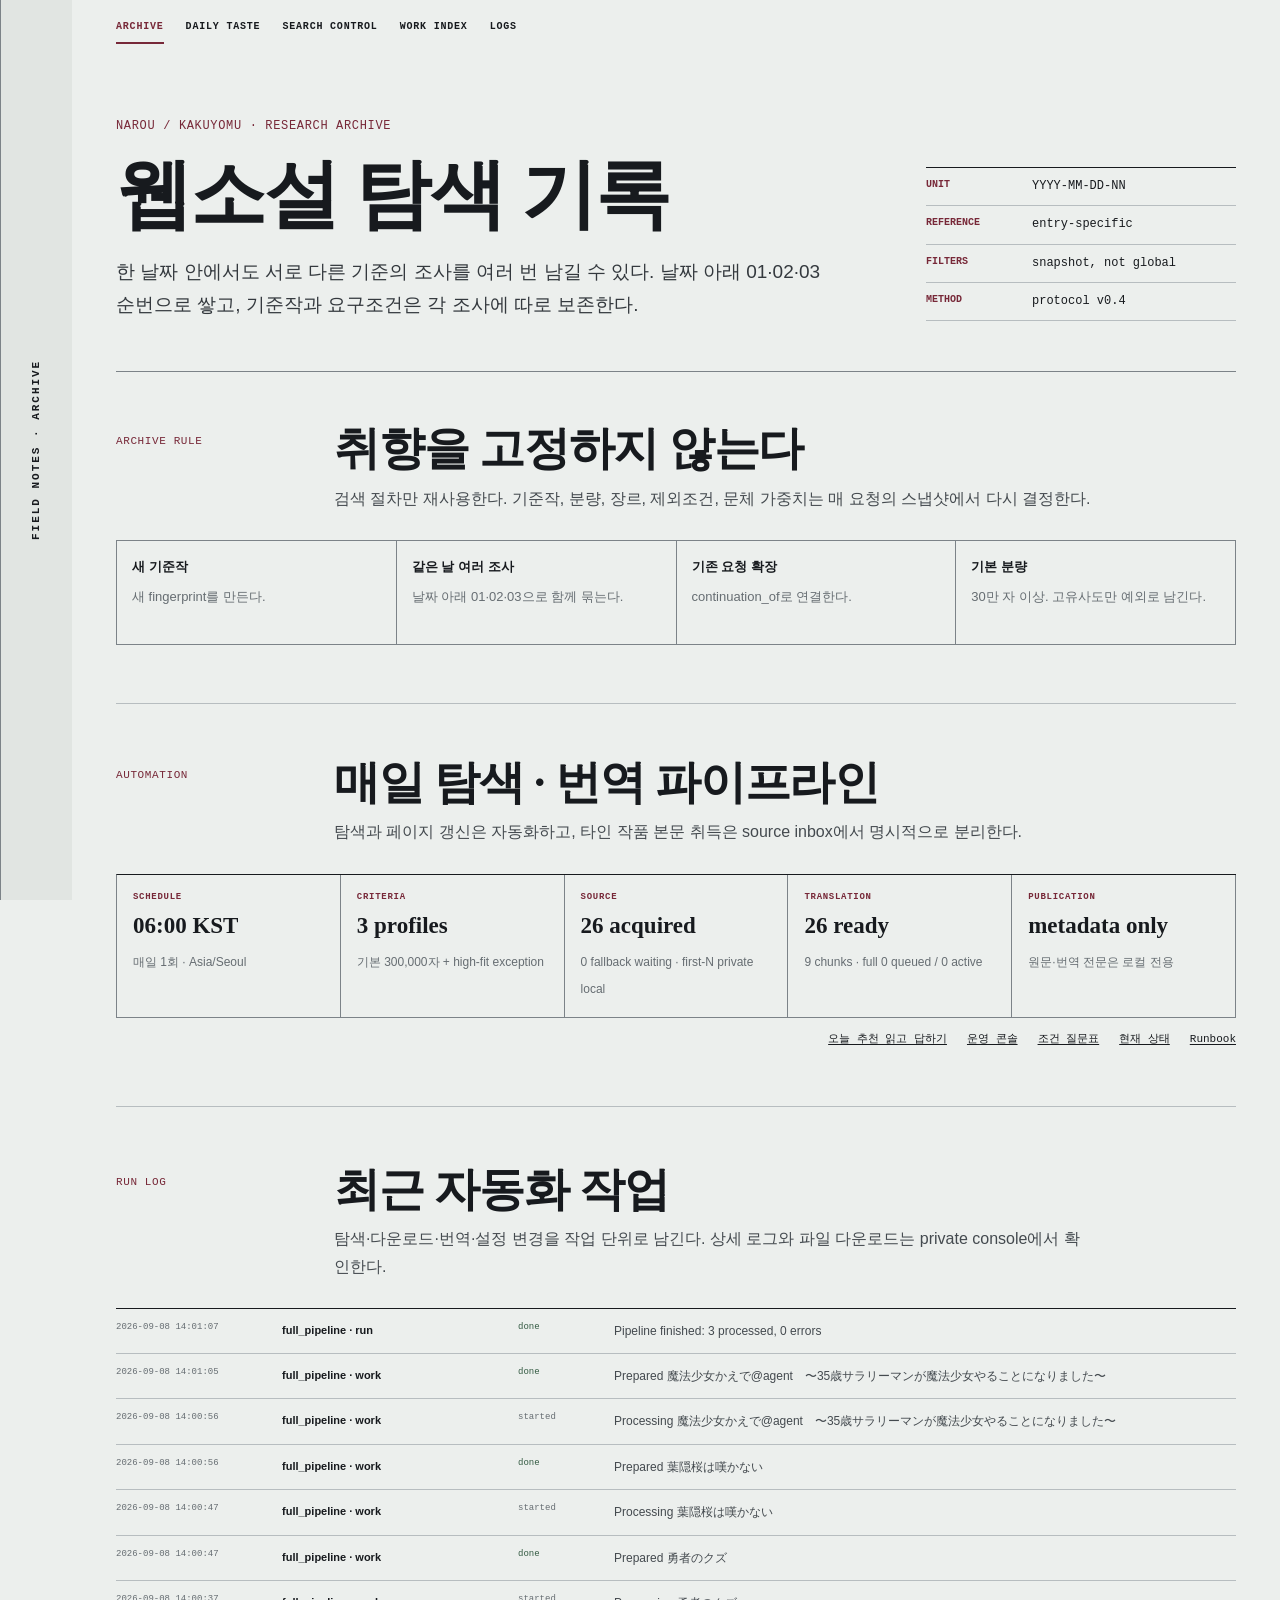
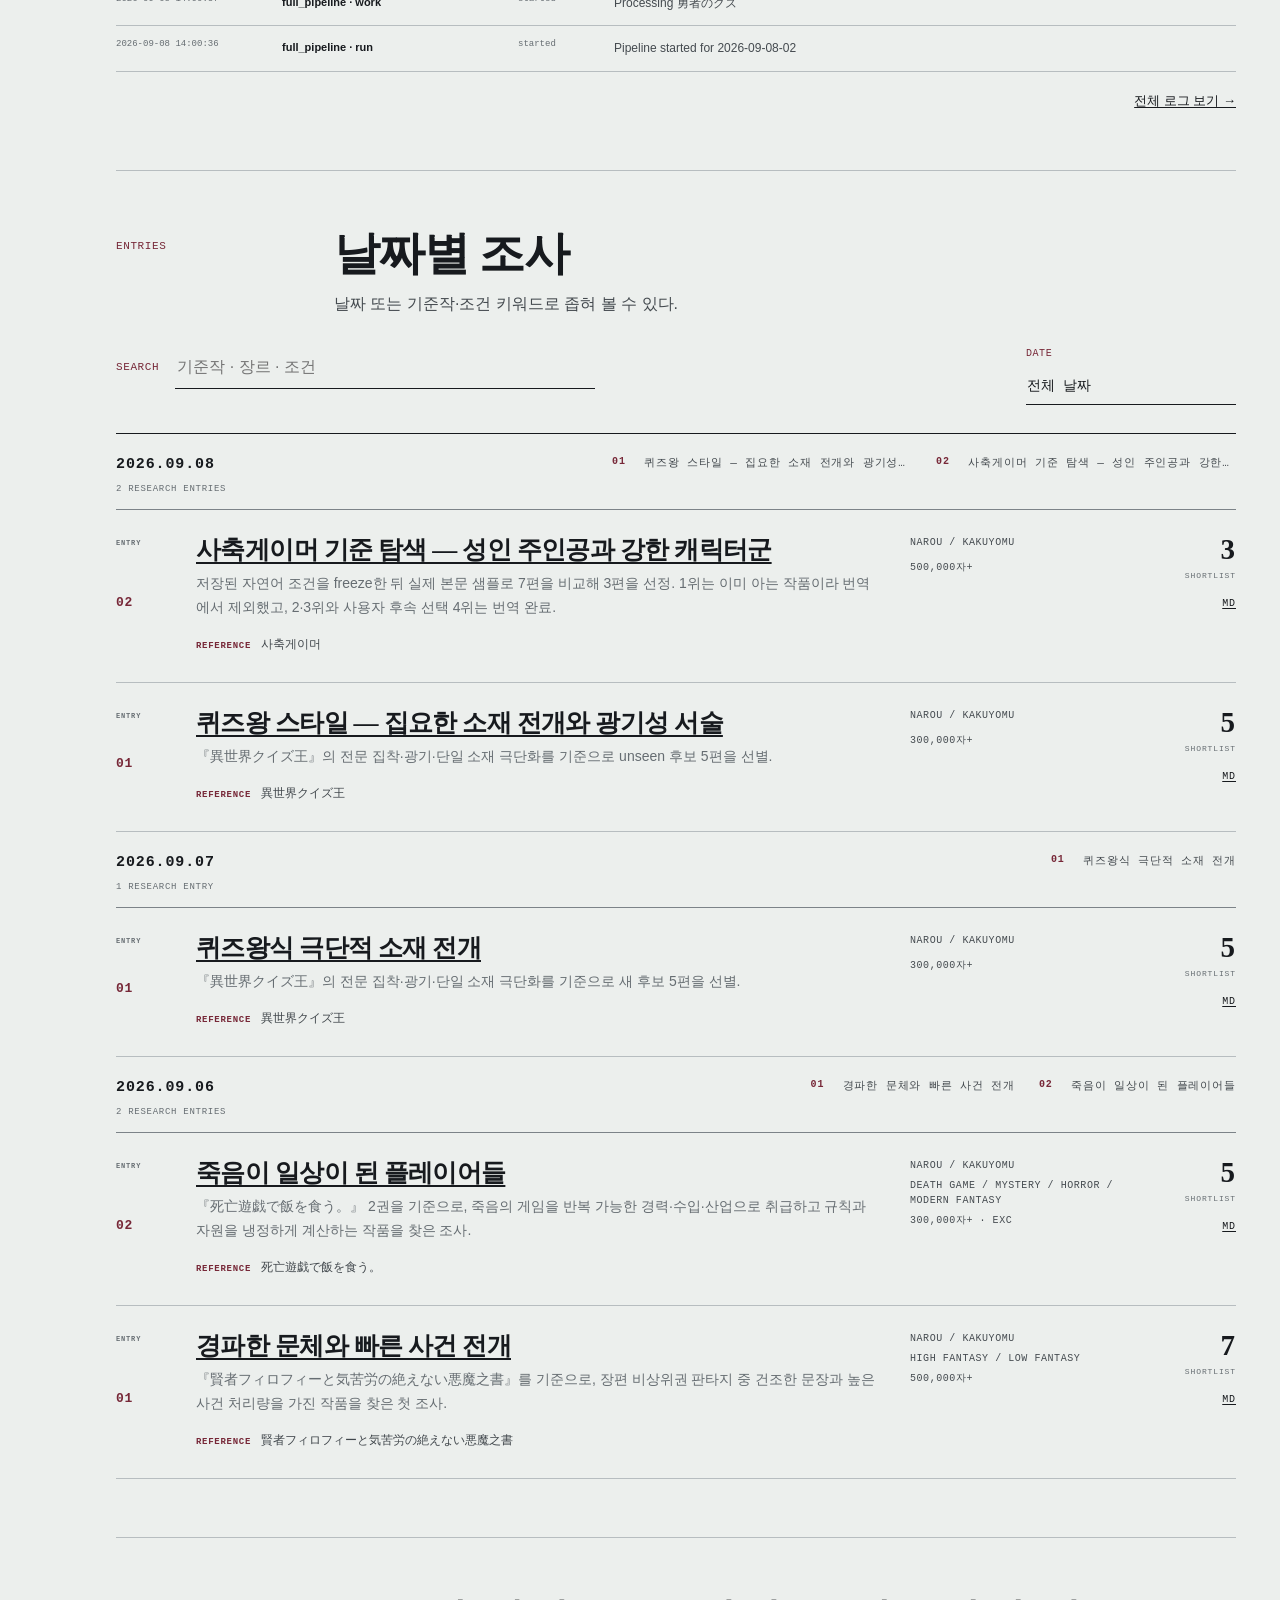
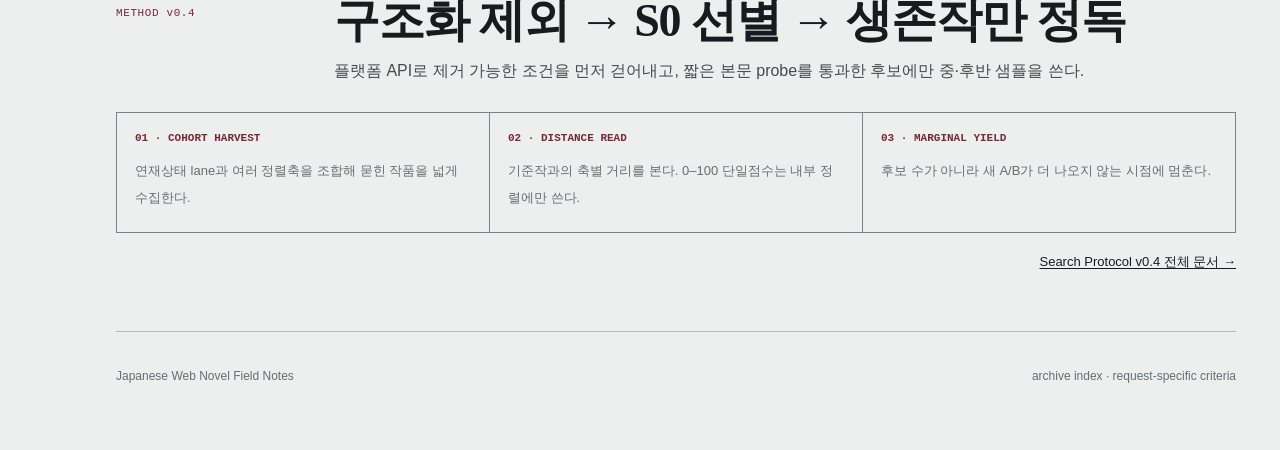
<file: index.html>
<!doctype html>
<html lang="ko">
<head>
  <meta charset="utf-8">
  <meta name="viewport" content="width=device-width,initial-scale=1">
  <meta name="description" content="나로우·카쿠요무 작품 탐색을 날짜·기준작·요구조건별로 보존하는 리서치 아카이브">
  <title>Japanese Web Novel Field Notes — Archive</title>
  <link rel="stylesheet" href="styles.css">
</head>
<body class="archive-page">
  <aside class="rail">FIELD NOTES · ARCHIVE</aside>
  <main>
    <nav class="wrap top-tabs" aria-label="fieldnotes navigation">
      <a class="active" href="index.html">ARCHIVE</a>
      <a href="taste.html">DAILY TASTE</a>
      <a href="console.html#profiles">SEARCH CONTROL</a>
      <a href="console.html#works">WORK INDEX</a>
      <a href="console.html#logs">LOGS</a>
    </nav>
    <header class="archive-hero wrap">
      <p class="kicker">NAROU / KAKUYOMU · RESEARCH ARCHIVE</p>
      <div class="archive-hero-grid">
        <div>
          <h1>웹소설 탐색 기록</h1>
          <p class="deck">한 날짜 안에서도 서로 다른 기준의 조사를 여러 번 남길 수 있다. 날짜 아래 01·02·03 순번으로 쌓고, 기준작과 요구조건은 각 조사에 따로 보존한다.</p>
        </div>
        <dl class="archive-principle">
          <div><dt>UNIT</dt><dd>YYYY-MM-DD-NN</dd></div>
          <div><dt>REFERENCE</dt><dd>entry-specific</dd></div>
          <div><dt>FILTERS</dt><dd>snapshot, not global</dd></div>
          <div><dt>METHOD</dt><dd>protocol v0.4</dd></div>
        </dl>
      </div>
    </header>

    <section class="wrap archive-intro">
      <header class="section-head">
        <span>ARCHIVE RULE</span>
        <div>
          <h2>취향을 고정하지 않는다</h2>
          <p>검색 절차만 재사용한다. 기준작, 분량, 장르, 제외조건, 문체 가중치는 매 요청의 스냅샷에서 다시 결정한다.</p>
        </div>
      </header>
      <div class="archive-facts">
        <div><b>새 기준작</b><span>새 fingerprint를 만든다.</span></div>
        <div><b>같은 날 여러 조사</b><span>날짜 아래 01·02·03으로 함께 묶는다.</span></div>
        <div><b>기존 요청 확장</b><span>continuation_of로 연결한다.</span></div>
        <div><b>기본 분량</b><span>30만 자 이상. 고유사도만 예외로 남긴다.</span></div>
      </div>
    </section>

    <section class="wrap automation-panel" id="automation-status-section">
      <header class="section-head">
        <span>AUTOMATION</span>
        <div>
          <h2>매일 탐색 · 번역 파이프라인</h2>
          <p>탐색과 페이지 갱신은 자동화하고, 타인 작품 본문 취득은 source inbox에서 명시적으로 분리한다.</p>
        </div>
      </header>
      <div id="automation-status" class="automation-status" aria-live="polite">
        <div class="archive-state">자동화 상태를 불러오는 중.</div>
      </div>
      <div class="automation-links">
        <a href="taste.html">오늘 추천 읽고 답하기</a>
        <a href="console.html">운영 콘솔</a>
        <a href="docs/automation-questionnaire.md">조건 질문표</a>
        <a href="docs/current-status.md">현재 상태</a>
        <a href="docs/automation-runbook.md">Runbook</a>
      </div>
    </section>

    <section class="wrap" id="automation-log-section">
      <header class="section-head">
        <span>RUN LOG</span>
        <div>
          <h2>최근 자동화 작업</h2>
          <p>탐색·다운로드·번역·설정 변경을 작업 단위로 남긴다. 상세 로그와 파일 다운로드는 private console에서 확인한다.</p>
        </div>
      </header>
      <div id="automation-log-list" class="log-list"><div class="archive-state">로그를 불러오는 중.</div></div>
      <p class="protocol-link"><a href="console.html#logs">전체 로그 보기 →</a></p>
    </section>

    <section class="wrap" id="research-archive">
      <header class="section-head">
        <span>ENTRIES</span>
        <div>
          <h2>날짜별 조사</h2>
          <p>날짜 또는 기준작·조건 키워드로 좁혀 볼 수 있다.</p>
        </div>
      </header>

      <div class="archive-toolbar" aria-label="archive filters">
        <label class="search archive-search">
          <span>SEARCH</span>
          <input id="archive-filter" type="search" placeholder="기준작 · 장르 · 조건">
        </label>
        <label class="date-filter">
          <span>DATE</span>
          <select id="date-filter"><option value="">전체 날짜</option></select>
        </label>
      </div>

      <div id="archive" class="archive-list" aria-live="polite">
        <div class="archive-state">조사 인덱스를 불러오는 중.</div>
      </div>
    </section>

    <section class="wrap protocol-preview">
      <header class="section-head">
        <span>METHOD v0.4</span>
        <div>
          <h2>구조화 제외 → S0 선별 → 생존작만 정독</h2>
          <p>플랫폼 API로 제거 가능한 조건을 먼저 걷어내고, 짧은 본문 probe를 통과한 후보에만 중·후반 샘플을 쓴다.</p>
        </div>
      </header>
      <div class="protocol-strip">
        <div><b>01 · cohort harvest</b><span>연재상태 lane과 여러 정렬축을 조합해 묻힌 작품을 넓게 수집한다.</span></div>
        <div><b>02 · distance read</b><span>기준작과의 축별 거리를 본다. 0–100 단일점수는 내부 정렬에만 쓴다.</span></div>
        <div><b>03 · marginal yield</b><span>후보 수가 아니라 새 A/B가 더 나오지 않는 시점에 멈춘다.</span></div>
      </div>
      <p class="protocol-link"><a href="docs/search-protocol.md">Search Protocol v0.4 전체 문서 →</a></p>
    </section>

    <footer class="wrap">
      <span>Japanese Web Novel Field Notes</span>
      <span>archive index · request-specific criteria</span>
    </footer>
  </main>
  <script src="archive.js"></script>
</body>
</html>
</file>
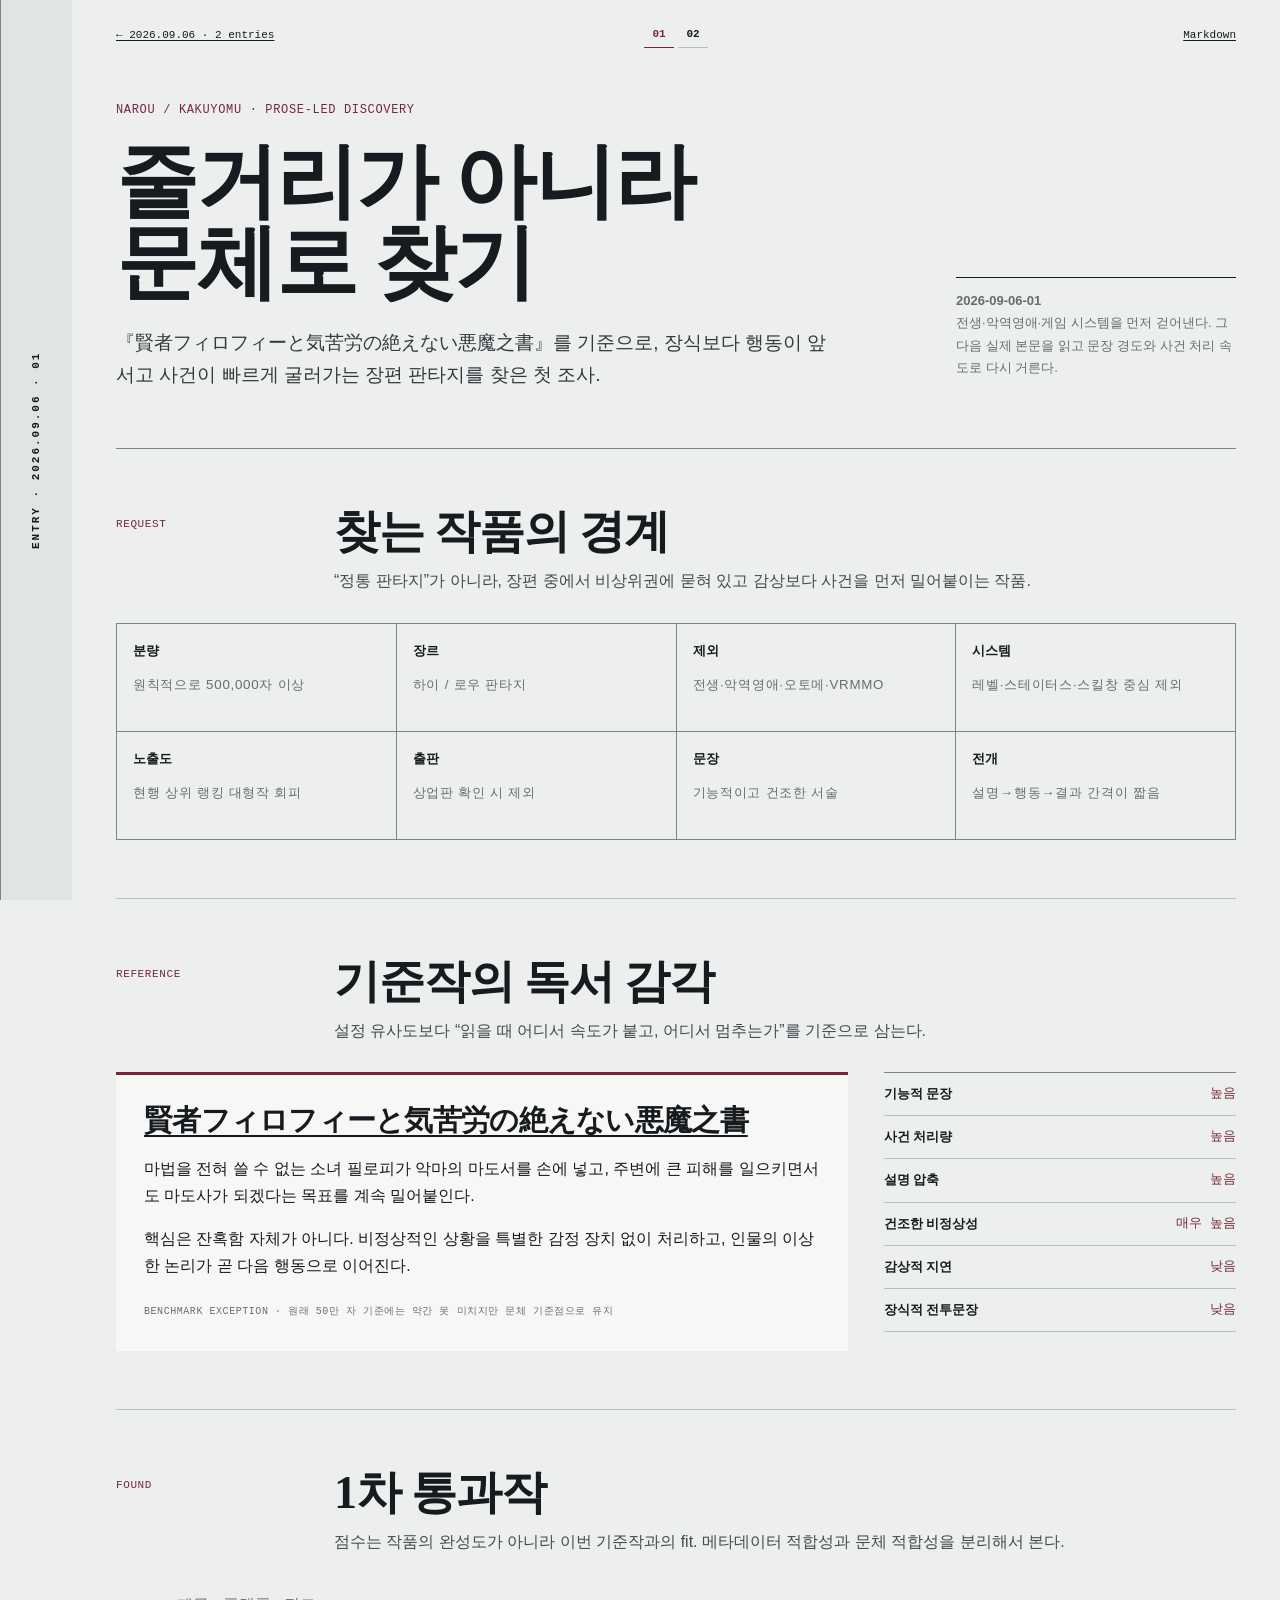
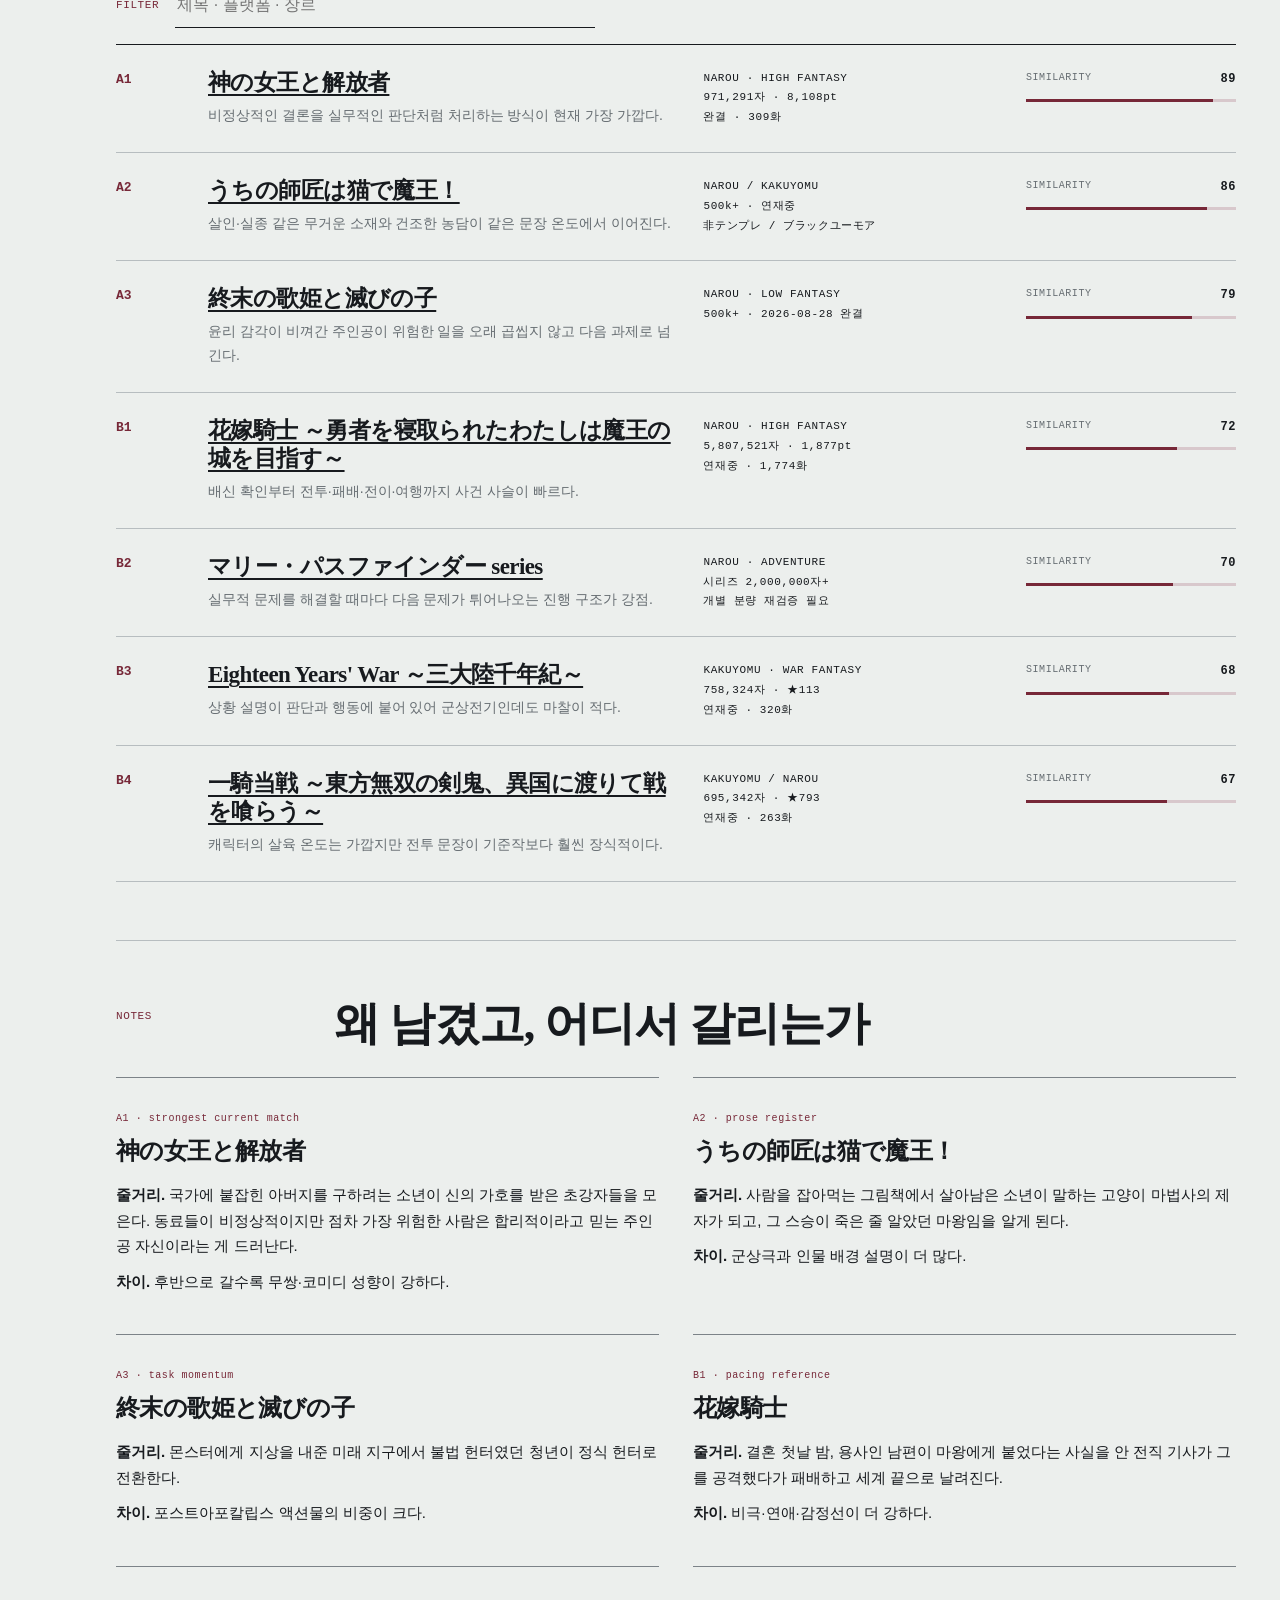
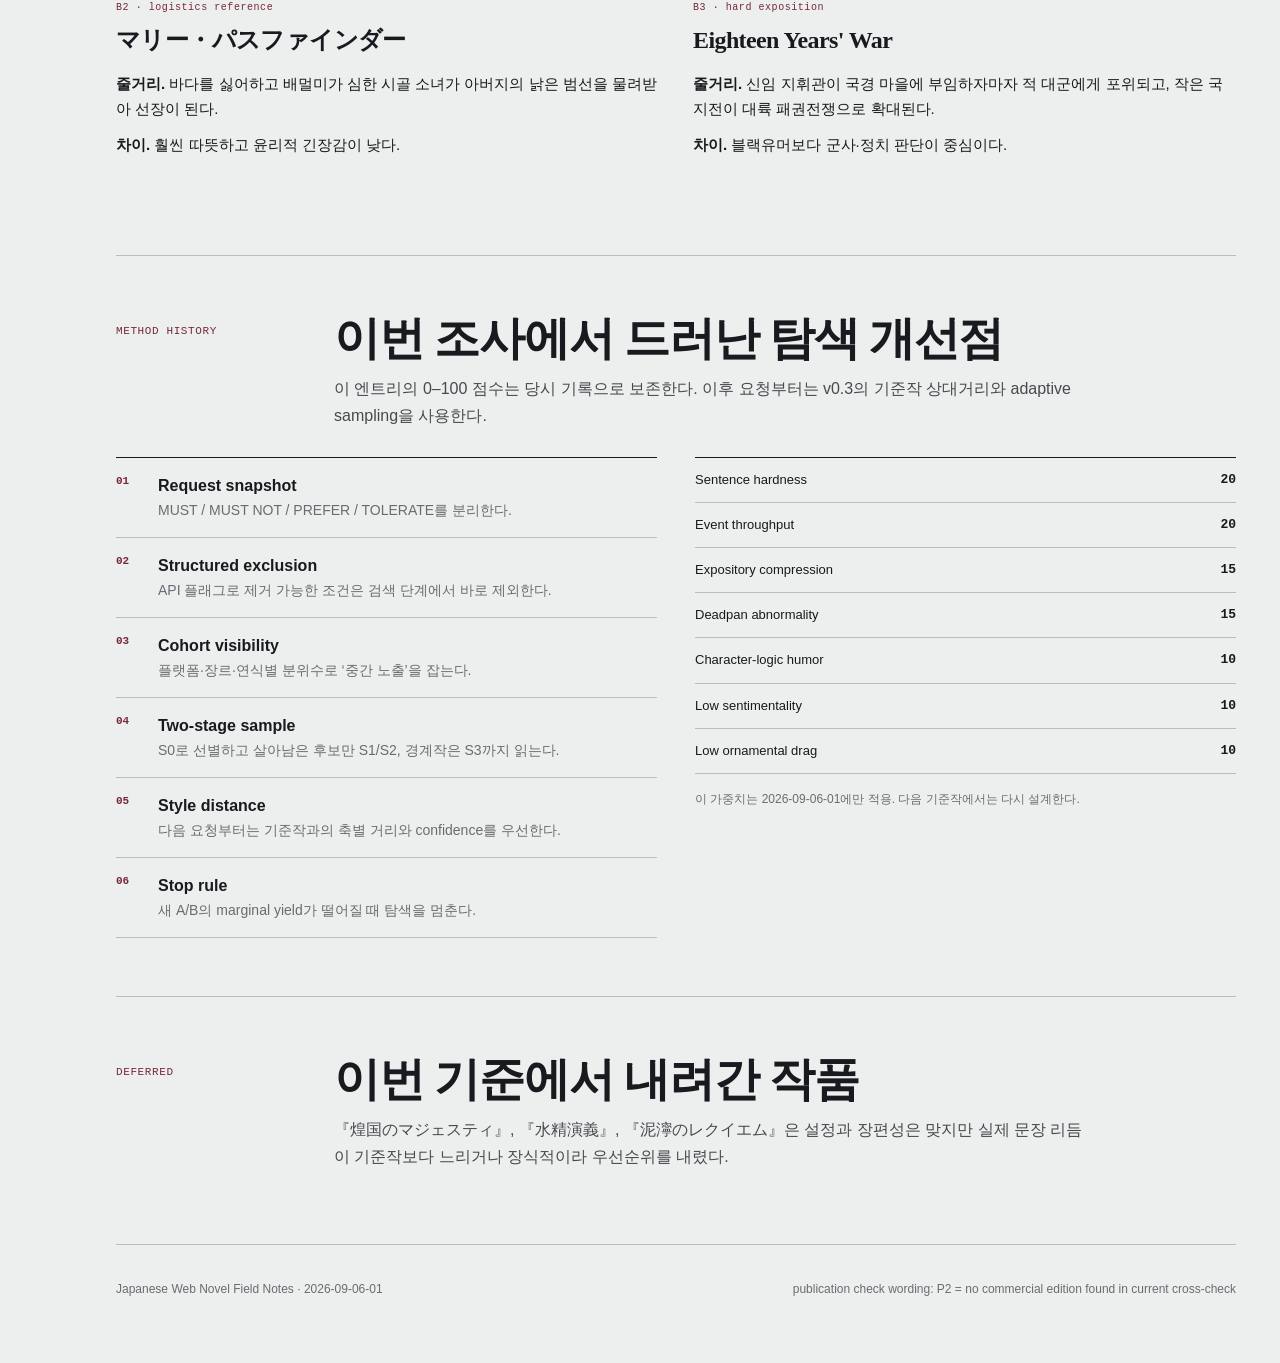
<file: entries/2026-09-06-01.html>
<!doctype html>
<html lang="ko">
<head>
  <meta charset="utf-8">
  <meta name="viewport" content="width=device-width,initial-scale=1">
  <meta name="description" content="2026-09-06 나로우·카쿠요무 장편 판타지 문체 탐색 리서치 노트">
  <title>2026-09-06-01 — 경파한 문체와 빠른 사건 전개</title>
  <link rel="stylesheet" href="../styles.css">
</head>
<body class="entry-page">
  <aside class="rail">ENTRY · 2026.09.06 · 01</aside>
  <main>
    <nav class="wrap entry-nav"><a href="../index.html?date=2026-09-06">← 2026.09.06 · 2 entries</a><span class="entry-siblings"><b aria-current="page">01</b><a href="2026-09-06-02.html" title="죽음이 일상이 된 플레이어들">02</a></span><a href="../docs/entries/2026-09-06-01.md">Markdown</a></nav>

    <header class="hero wrap">
      <p class="kicker">NAROU / KAKUYOMU · PROSE-LED DISCOVERY</p>
      <div class="hero-grid">
        <div>
          <h1>줄거리가 아니라<br>문체로 찾기</h1>
          <p class="deck">『賢者フィロフィーと気苦労の絶えない悪魔之書』를 기준으로, 장식보다 행동이 앞서고 사건이 빠르게 굴러가는 장편 판타지를 찾은 첫 조사.</p>
        </div>
        <p class="side-note"><b>2026-09-06-01</b><br>전생·악역영애·게임 시스템을 먼저 걷어낸다. 그 다음 실제 본문을 읽고 문장 경도와 사건 처리 속도로 다시 거른다.</p>
      </div>
    </header>

    <section class="wrap" id="request">
      <header class="section-head"><span>REQUEST</span><div><h2>찾는 작품의 경계</h2><p>“정통 판타지”가 아니라, 장편 중에서 비상위권에 묻혀 있고 감상보다 사건을 먼저 밀어붙이는 작품.</p></div></header>
      <div class="criteria">
        <div><b>분량</b><small>원칙적으로 500,000자 이상</small></div>
        <div><b>장르</b><small>하이 / 로우 판타지</small></div>
        <div><b>제외</b><small>전생·악역영애·오토메·VRMMO</small></div>
        <div><b>시스템</b><small>레벨·스테이터스·스킬창 중심 제외</small></div>
        <div><b>노출도</b><small>현행 상위 랭킹 대형작 회피</small></div>
        <div><b>출판</b><small>상업판 확인 시 제외</small></div>
        <div><b>문장</b><small>기능적이고 건조한 서술</small></div>
        <div><b>전개</b><small>설명→행동→결과 간격이 짧음</small></div>
      </div>
    </section>

    <section class="wrap" id="reference">
      <header class="section-head"><span>REFERENCE</span><div><h2>기준작의 독서 감각</h2><p>설정 유사도보다 “읽을 때 어디서 속도가 붙고, 어디서 멈추는가”를 기준으로 삼는다.</p></div></header>
      <div class="reference-grid">
        <article class="reference-copy">
          <h3><a href="https://ncode.syosetu.com/n2066cv/">賢者フィロフィーと気苦労の絶えない悪魔之書</a></h3>
          <p>마법을 전혀 쓸 수 없는 소녀 필로피가 악마의 마도서를 손에 넣고, 주변에 큰 피해를 일으키면서도 마도사가 되겠다는 목표를 계속 밀어붙인다.</p>
          <p>핵심은 잔혹함 자체가 아니다. 비정상적인 상황을 특별한 감정 장치 없이 처리하고, 인물의 이상한 논리가 곧 다음 행동으로 이어진다.</p>
          <small>BENCHMARK EXCEPTION · 원래 50만 자 기준에는 약간 못 미치지만 문체 기준점으로 유지</small>
        </article>
        <div class="fingerprint">
          <div><b>기능적 문장</b><em>높음</em></div>
          <div><b>사건 처리량</b><em>높음</em></div>
          <div><b>설명 압축</b><em>높음</em></div>
          <div><b>건조한 비정상성</b><em>매우 높음</em></div>
          <div><b>감상적 지연</b><em>낮음</em></div>
          <div><b>장식적 전투문장</b><em>낮음</em></div>
        </div>
      </div>
    </section>

    <section class="wrap" id="shortlist">
      <header class="section-head"><span>FOUND</span><div><h2>1차 통과작</h2><p>점수는 작품의 완성도가 아니라 이번 기준작과의 fit. 메타데이터 적합성과 문체 적합성을 분리해서 본다.</p></div></header>
      <label class="search"><span>FILTER</span><input id="filter" type="search" placeholder="제목 · 플랫폼 · 장르"></label>
      <div class="list" id="list">
        <article data-search="神の女王と解放者 narou high fantasy"><div class="rank">A1</div><div><h3><a href="https://ncode.syosetu.com/n5290ek/">神の女王と解放者</a></h3><p>비정상적인 결론을 실무적인 판단처럼 처리하는 방식이 현재 가장 가깝다.</p></div><div class="meta">NAROU · HIGH FANTASY<br>971,291자 · 8,108pt<br>완결 · 309화</div><div class="fit"><span>SIMILARITY</span><b>89</b><i style="--fit:89%"></i></div></article>
        <article data-search="うちの師匠は猫で魔王 narou kakuyomu high fantasy"><div class="rank">A2</div><div><h3><a href="https://ncode.syosetu.com/n8361ja/">うちの師匠は猫で魔王！</a></h3><p>살인·실종 같은 무거운 소재와 건조한 농담이 같은 문장 온도에서 이어진다.</p></div><div class="meta">NAROU / KAKUYOMU<br>500k+ · 연재중<br>非テンプレ / ブラックユーモア</div><div class="fit"><span>SIMILARITY</span><b>86</b><i style="--fit:86%"></i></div></article>
        <article data-search="終末の歌姫と滅びの子 narou low fantasy"><div class="rank">A3</div><div><h3><a href="https://ncode.syosetu.com/n8655kq/">終末の歌姫と滅びの子</a></h3><p>윤리 감각이 비껴간 주인공이 위험한 일을 오래 곱씹지 않고 다음 과제로 넘긴다.</p></div><div class="meta">NAROU · LOW FANTASY<br>500k+ · 2026-08-28 완결</div><div class="fit"><span>SIMILARITY</span><b>79</b><i style="--fit:79%"></i></div></article>
        <article data-search="花嫁騎士 narou high fantasy"><div class="rank">B1</div><div><h3><a href="https://ncode.syosetu.com/n8514ea/">花嫁騎士 ～勇者を寝取られたわたしは魔王の城を目指す～</a></h3><p>배신 확인부터 전투·패배·전이·여행까지 사건 사슬이 빠르다.</p></div><div class="meta">NAROU · HIGH FANTASY<br>5,807,521자 · 1,877pt<br>연재중 · 1,774화</div><div class="fit"><span>SIMILARITY</span><b>72</b><i style="--fit:72%"></i></div></article>
        <article data-search="マリー パスファインダー narou adventure"><div class="rank">B2</div><div><h3><a href="https://ncode.syosetu.com/n9369ff/">マリー・パスファインダー series</a></h3><p>실무적 문제를 해결할 때마다 다음 문제가 튀어나오는 진행 구조가 강점.</p></div><div class="meta">NAROU · ADVENTURE<br>시리즈 2,000,000자+<br>개별 분량 재검증 필요</div><div class="fit"><span>SIMILARITY</span><b>70</b><i style="--fit:70%"></i></div></article>
        <article data-search="Eighteen Years War kakuyomu military fantasy"><div class="rank">B3</div><div><h3><a href="https://kakuyomu.jp/works/16818622172225120257">Eighteen Years' War ～三大陸千年紀～</a></h3><p>상황 설명이 판단과 행동에 붙어 있어 군상전기인데도 마찰이 적다.</p></div><div class="meta">KAKUYOMU · WAR FANTASY<br>758,324자 · ★113<br>연재중 · 320화</div><div class="fit"><span>SIMILARITY</span><b>68</b><i style="--fit:68%"></i></div></article>
        <article data-search="一騎当戦 kakuyomu narou samurai high fantasy"><div class="rank">B4</div><div><h3><a href="https://kakuyomu.jp/works/16817330656026243259">一騎当戦 ～東方無双の剣鬼、異国に渡りて戦を喰らう～</a></h3><p>캐릭터의 살육 온도는 가깝지만 전투 문장이 기준작보다 훨씬 장식적이다.</p></div><div class="meta">KAKUYOMU / NAROU<br>695,342자 · ★793<br>연재중 · 263화</div><div class="fit"><span>SIMILARITY</span><b>67</b><i style="--fit:67%"></i></div></article>
      </div>
    </section>

    <section class="wrap" id="notes">
      <header class="section-head"><span>NOTES</span><div><h2>왜 남겼고, 어디서 갈리는가</h2></div></header>
      <div class="notes">
        <article><small>A1 · strongest current match</small><h3>神の女王と解放者</h3><p><b>줄거리.</b> 국가에 붙잡힌 아버지를 구하려는 소년이 신의 가호를 받은 초강자들을 모은다. 동료들이 비정상적이지만 점차 가장 위험한 사람은 합리적이라고 믿는 주인공 자신이라는 게 드러난다.</p><p><b>차이.</b> 후반으로 갈수록 무쌍·코미디 성향이 강하다.</p></article>
        <article><small>A2 · prose register</small><h3>うちの師匠は猫で魔王！</h3><p><b>줄거리.</b> 사람을 잡아먹는 그림책에서 살아남은 소년이 말하는 고양이 마법사의 제자가 되고, 그 스승이 죽은 줄 알았던 마왕임을 알게 된다.</p><p><b>차이.</b> 군상극과 인물 배경 설명이 더 많다.</p></article>
        <article><small>A3 · task momentum</small><h3>終末の歌姫と滅びの子</h3><p><b>줄거리.</b> 몬스터에게 지상을 내준 미래 지구에서 불법 헌터였던 청년이 정식 헌터로 전환한다.</p><p><b>차이.</b> 포스트아포칼립스 액션물의 비중이 크다.</p></article>
        <article><small>B1 · pacing reference</small><h3>花嫁騎士</h3><p><b>줄거리.</b> 결혼 첫날 밤, 용사인 남편이 마왕에게 붙었다는 사실을 안 전직 기사가 그를 공격했다가 패배하고 세계 끝으로 날려진다.</p><p><b>차이.</b> 비극·연애·감정선이 더 강하다.</p></article>
        <article><small>B2 · logistics reference</small><h3>マリー・パスファインダー</h3><p><b>줄거리.</b> 바다를 싫어하고 배멀미가 심한 시골 소녀가 아버지의 낡은 범선을 물려받아 선장이 된다.</p><p><b>차이.</b> 훨씬 따뜻하고 윤리적 긴장감이 낮다.</p></article>
        <article><small>B3 · hard exposition</small><h3>Eighteen Years' War</h3><p><b>줄거리.</b> 신임 지휘관이 국경 마을에 부임하자마자 적 대군에게 포위되고, 작은 국지전이 대륙 패권전쟁으로 확대된다.</p><p><b>차이.</b> 블랙유머보다 군사·정치 판단이 중심이다.</p></article>
      </div>
    </section>

    <section class="wrap" id="method">
      <header class="section-head"><span>METHOD HISTORY</span><div><h2>이번 조사에서 드러난 탐색 개선점</h2><p>이 엔트리의 0–100 점수는 당시 기록으로 보존한다. 이후 요청부터는 v0.3의 기준작 상대거리와 adaptive sampling을 사용한다.</p></div></header>
      <div class="method-grid">
        <ol>
          <li><b>Request snapshot</b><span>MUST / MUST NOT / PREFER / TOLERATE를 분리한다.</span></li>
          <li><b>Structured exclusion</b><span>API 플래그로 제거 가능한 조건은 검색 단계에서 바로 제외한다.</span></li>
          <li><b>Cohort visibility</b><span>플랫폼·장르·연식별 분위수로 ‘중간 노출’을 잡는다.</span></li>
          <li><b>Two-stage sample</b><span>S0로 선별하고 살아남은 후보만 S1/S2, 경계작은 S3까지 읽는다.</span></li>
          <li><b>Style distance</b><span>다음 요청부터는 기준작과의 축별 거리와 confidence를 우선한다.</span></li>
          <li><b>Stop rule</b><span>새 A/B의 marginal yield가 떨어질 때 탐색을 멈춘다.</span></li>
        </ol>
        <div class="weights">
          <div><span>Sentence hardness</span><b>20</b></div>
          <div><span>Event throughput</span><b>20</b></div>
          <div><span>Expository compression</span><b>15</b></div>
          <div><span>Deadpan abnormality</span><b>15</b></div>
          <div><span>Character-logic humor</span><b>10</b></div>
          <div><span>Low sentimentality</span><b>10</b></div>
          <div><span>Low ornamental drag</span><b>10</b></div>
          <p class="weight-note">이 가중치는 2026-09-06-01에만 적용. 다음 기준작에서는 다시 설계한다.</p>
        </div>
      </div>
    </section>

    <section class="wrap deferred"><header class="section-head"><span>DEFERRED</span><div><h2>이번 기준에서 내려간 작품</h2><p>『煌国のマジェスティ』, 『水精演義』, 『泥濘のレクイエム』은 설정과 장편성은 맞지만 실제 문장 리듬이 기준작보다 느리거나 장식적이라 우선순위를 내렸다.</p></div></header></section>

    <footer class="wrap"><span>Japanese Web Novel Field Notes · 2026-09-06-01</span><span>publication check wording: P2 = no commercial edition found in current cross-check</span></footer>
  </main>
<script>
const q=document.querySelector('#filter');const rows=[...document.querySelectorAll('#list article')];q.addEventListener('input',()=>{const s=q.value.trim().toLowerCase();rows.forEach(r=>r.hidden=s&&!r.dataset.search.toLowerCase().includes(s))});
</script>
</body>
</html>
</file>
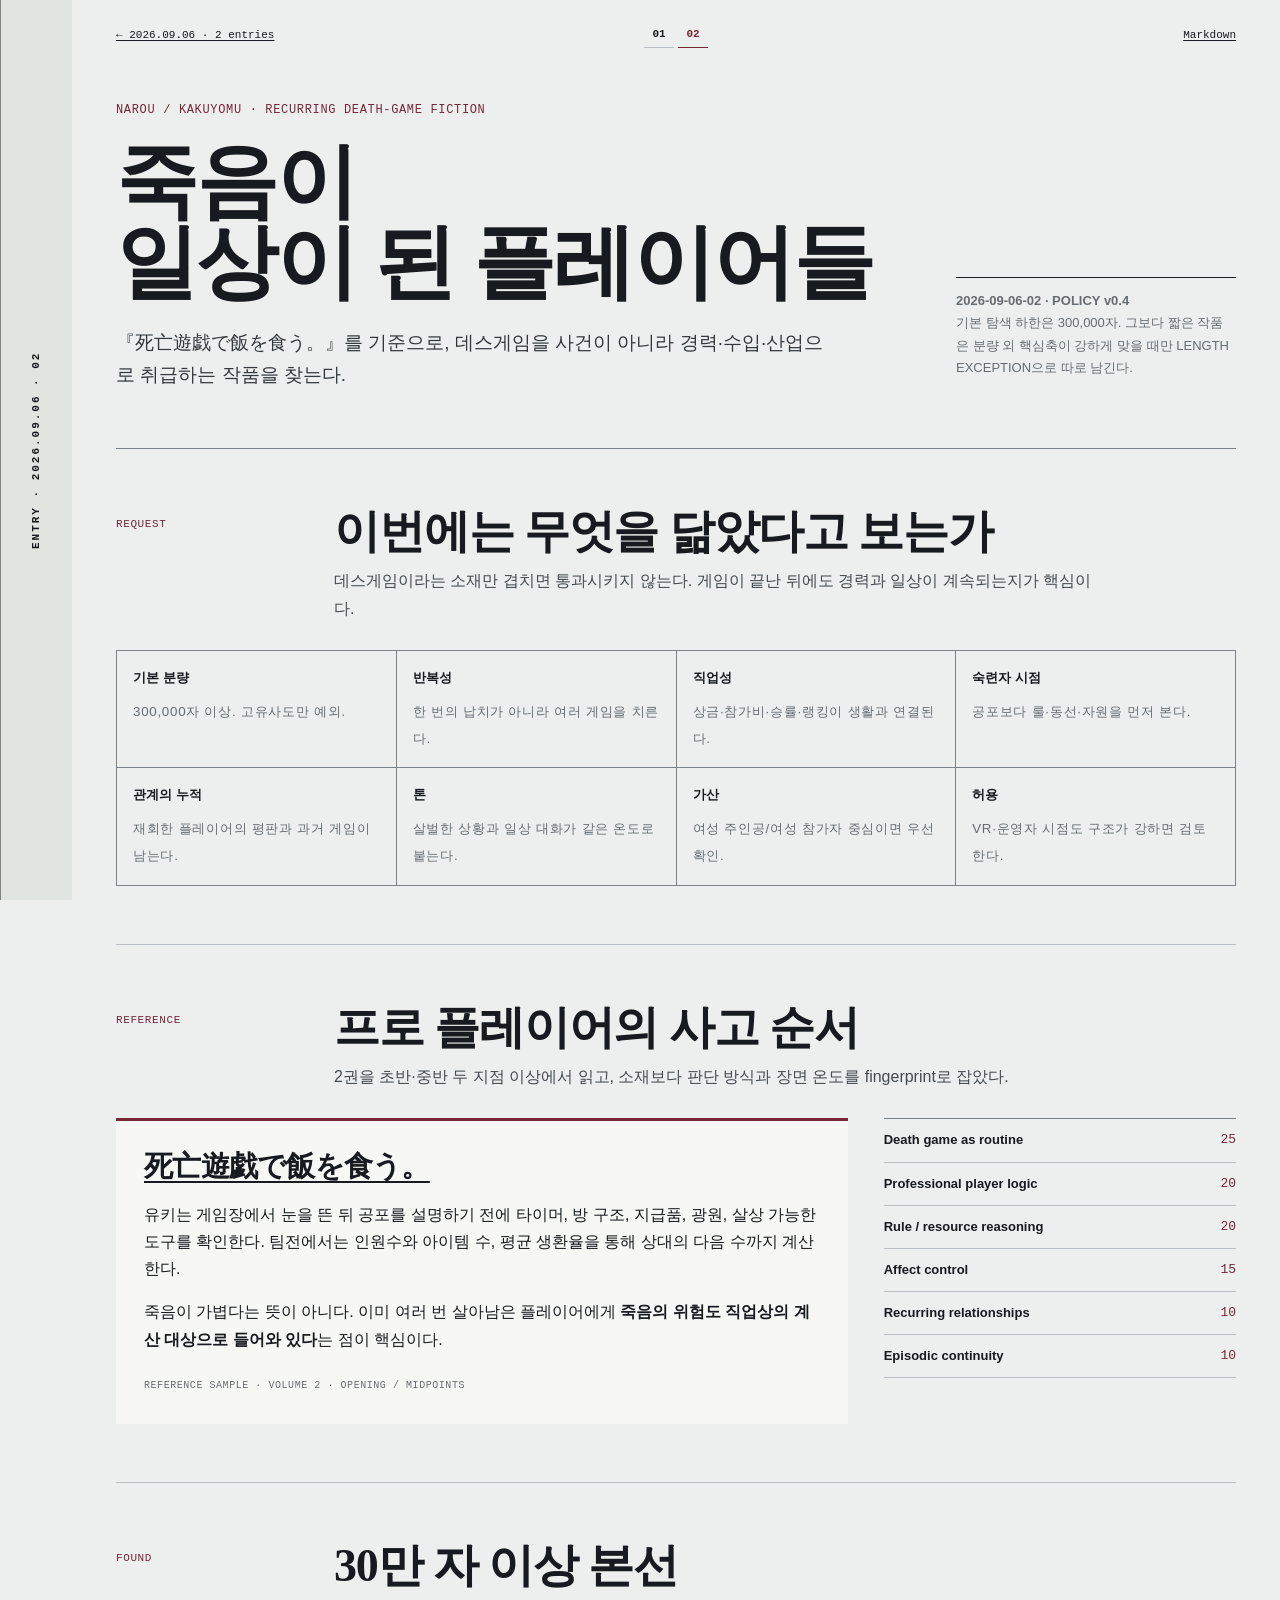
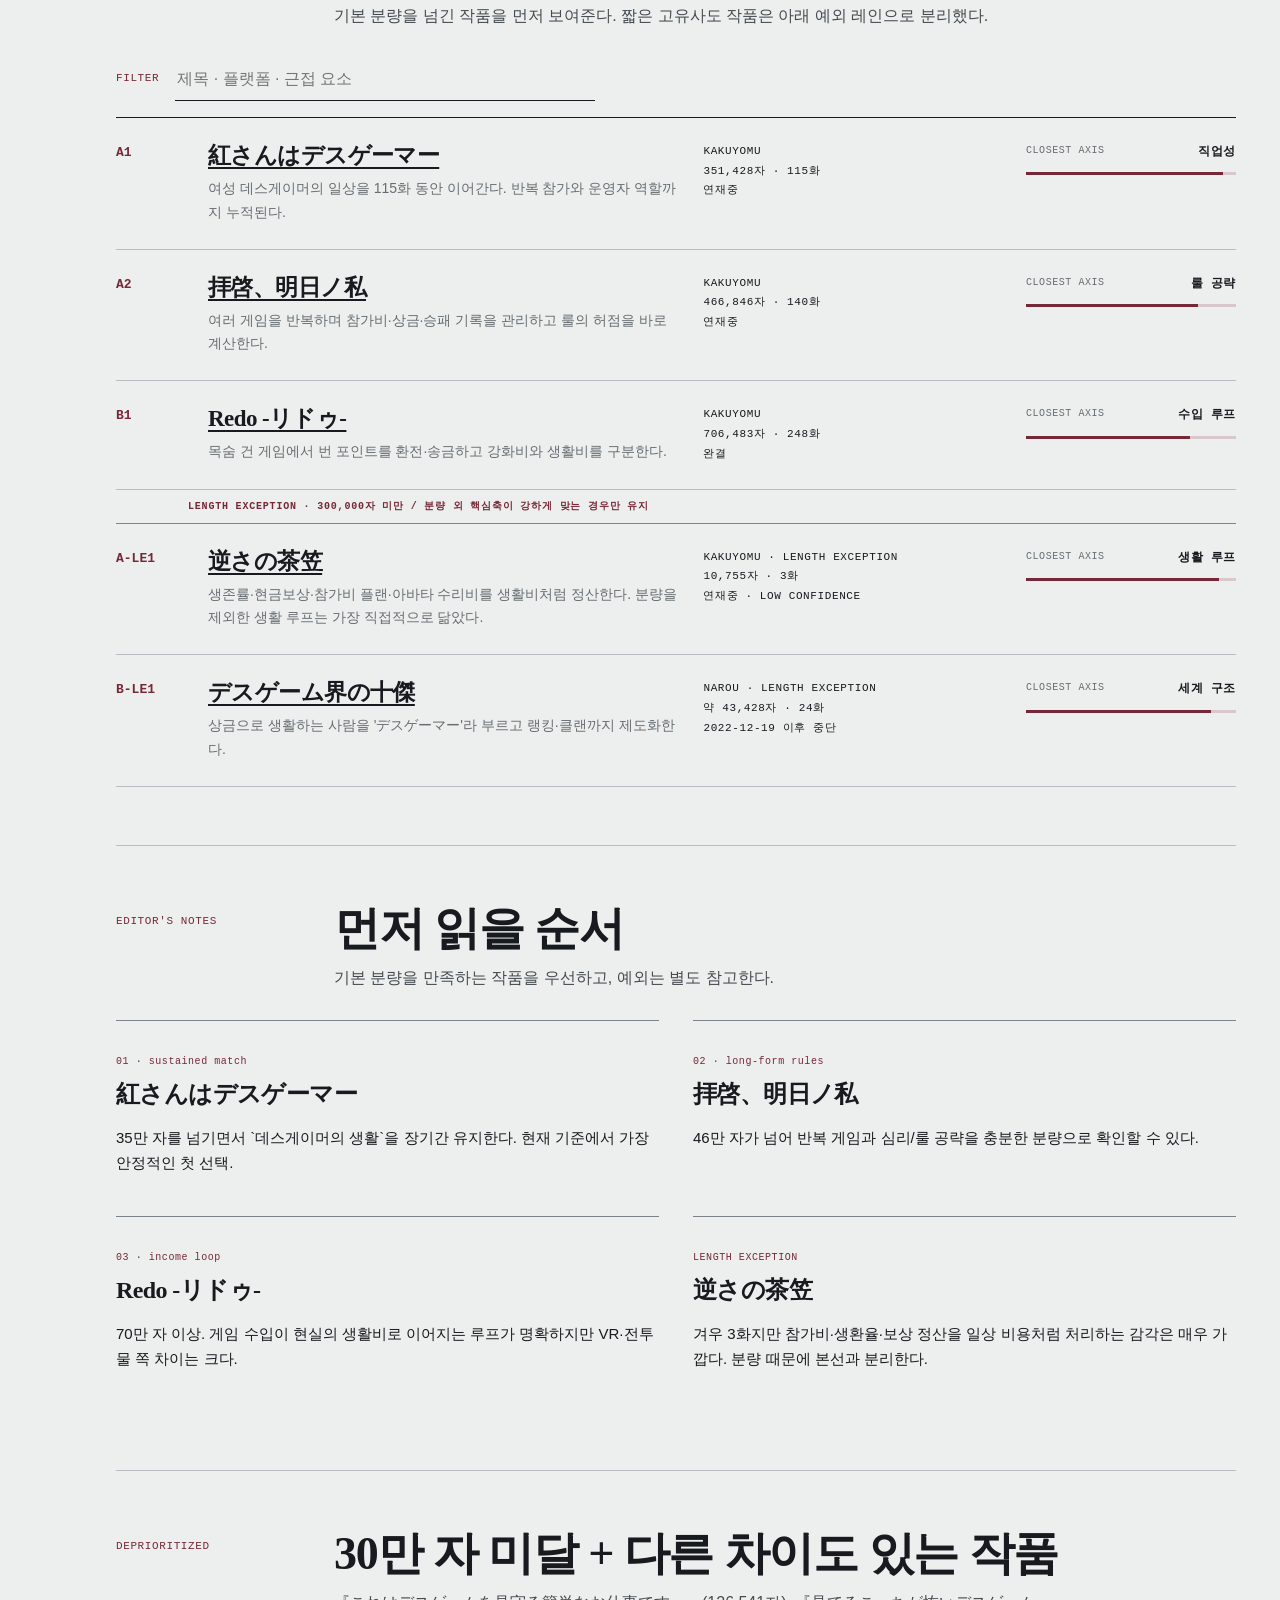
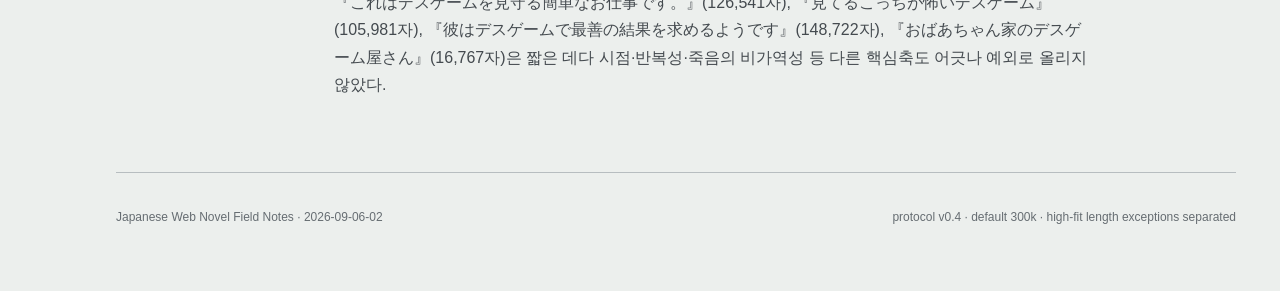
<file: entries/2026-09-06-02.html>
<!doctype html>
<html lang="ko">
<head>
  <meta charset="utf-8">
  <meta name="viewport" content="width=device-width,initial-scale=1">
  <meta name="description" content="死亡遊戯で飯を食う。를 기준으로 직업형·반복형 데스게임 소설을 찾은 2026-09-06 두 번째 조사">
  <title>2026-09-06-02 — 죽음이 일상이 된 플레이어들</title>
  <link rel="stylesheet" href="../styles.css">
</head>
<body class="entry-page">
  <aside class="rail">ENTRY · 2026.09.06 · 02</aside>
  <main>
    <nav class="wrap entry-nav">
      <a href="../index.html?date=2026-09-06">← 2026.09.06 · 2 entries</a>
      <span class="entry-siblings"><a href="2026-09-06-01.html" title="경파한 문체와 빠른 사건 전개">01</a><b aria-current="page">02</b></span>
      <a href="../docs/entries/2026-09-06-02.md">Markdown</a>
    </nav>

    <header class="hero wrap">
      <p class="kicker">NAROU / KAKUYOMU · RECURRING DEATH-GAME FICTION</p>
      <div class="hero-grid">
        <div>
          <h1>죽음이<br>일상이 된 플레이어들</h1>
          <p class="deck">『死亡遊戯で飯を食う。』를 기준으로, 데스게임을 사건이 아니라 경력·수입·산업으로 취급하는 작품을 찾는다.</p>
        </div>
        <p class="side-note"><b>2026-09-06-02 · POLICY v0.4</b><br>기본 탐색 하한은 300,000자. 그보다 짧은 작품은 분량 외 핵심축이 강하게 맞을 때만 LENGTH EXCEPTION으로 따로 남긴다.</p>
      </div>
    </header>

    <section class="wrap">
      <header class="section-head"><span>REQUEST</span><div><h2>이번에는 무엇을 닮았다고 보는가</h2><p>데스게임이라는 소재만 겹치면 통과시키지 않는다. 게임이 끝난 뒤에도 경력과 일상이 계속되는지가 핵심이다.</p></div></header>
      <div class="criteria">
        <div><b>기본 분량</b><small>300,000자 이상. 고유사도만 예외.</small></div>
        <div><b>반복성</b><small>한 번의 납치가 아니라 여러 게임을 치른다.</small></div>
        <div><b>직업성</b><small>상금·참가비·승률·랭킹이 생활과 연결된다.</small></div>
        <div><b>숙련자 시점</b><small>공포보다 룰·동선·자원을 먼저 본다.</small></div>
        <div><b>관계의 누적</b><small>재회한 플레이어의 평판과 과거 게임이 남는다.</small></div>
        <div><b>톤</b><small>살벌한 상황과 일상 대화가 같은 온도로 붙는다.</small></div>
        <div><b>가산</b><small>여성 주인공/여성 참가자 중심이면 우선 확인.</small></div>
        <div><b>허용</b><small>VR·운영자 시점도 구조가 강하면 검토한다.</small></div>
      </div>
    </section>

    <section class="wrap" id="reference">
      <header class="section-head"><span>REFERENCE</span><div><h2>프로 플레이어의 사고 순서</h2><p>2권을 초반·중반 두 지점 이상에서 읽고, 소재보다 판단 방식과 장면 온도를 fingerprint로 잡았다.</p></div></header>
      <div class="reference-grid">
        <article class="reference-copy">
          <h3><a href="https://www.kadokawa.co.jp/product/322207001275/">死亡遊戯で飯を食う。</a></h3>
          <p>유키는 게임장에서 눈을 뜬 뒤 공포를 설명하기 전에 타이머, 방 구조, 지급품, 광원, 살상 가능한 도구를 확인한다. 팀전에서는 인원수와 아이템 수, 평균 생환율을 통해 상대의 다음 수까지 계산한다.</p>
          <p>죽음이 가볍다는 뜻이 아니다. 이미 여러 번 살아남은 플레이어에게 <b>죽음의 위험도 직업상의 계산 대상으로 들어와 있다</b>는 점이 핵심이다.</p>
          <small>REFERENCE SAMPLE · VOLUME 2 · OPENING / MIDPOINTS</small>
        </article>
        <div class="fingerprint">
          <div><b>Death game as routine</b><em>25</em></div>
          <div><b>Professional player logic</b><em>20</em></div>
          <div><b>Rule / resource reasoning</b><em>20</em></div>
          <div><b>Affect control</b><em>15</em></div>
          <div><b>Recurring relationships</b><em>10</em></div>
          <div><b>Episodic continuity</b><em>10</em></div>
        </div>
      </div>
    </section>

    <section class="wrap" id="shortlist">
      <header class="section-head"><span>FOUND</span><div><h2>30만 자 이상 본선</h2><p>기본 분량을 넘긴 작품을 먼저 보여준다. 짧은 고유사도 작품은 아래 예외 레인으로 분리했다.</p></div></header>
      <label class="search"><span>FILTER</span><input id="filter" type="search" placeholder="제목 · 플랫폼 · 근접 요소"></label>
      <div class="list" id="list">
        <article data-search="紅さんはデスゲーマー kakuyomu female work routine occupation"><div class="rank">A1</div><div><h3><a href="https://kakuyomu.jp/works/1177354054934389837">紅さんはデスゲーマー</a></h3><p>여성 데스게이머의 일상을 115화 동안 이어간다. 반복 참가와 운영자 역할까지 누적된다.</p></div><div class="meta">KAKUYOMU<br>351,428자 · 115화<br>연재중</div><div class="fit"><span>CLOSEST AXIS</span><b>직업성</b><i style="--fit:94%"></i></div></article>
        <article data-search="拝啓明日ノ私 kakuyomu rules psychology repeated games"><div class="rank">A2</div><div><h3><a href="https://kakuyomu.jp/works/16818622175556728824">拝啓、明日ノ私</a></h3><p>여러 게임을 반복하며 참가비·상금·승패 기록을 관리하고 룰의 허점을 바로 계산한다.</p></div><div class="meta">KAKUYOMU<br>466,846자 · 140화<br>연재중</div><div class="fit"><span>CLOSEST AXIS</span><b>룰 공략</b><i style="--fit:82%"></i></div></article>
        <article data-search="Redo リドゥ kakuyomu money bounty game income"><div class="rank">B1</div><div><h3><a href="https://kakuyomu.jp/works/16818023213480370601">Redo -リドゥ-</a></h3><p>목숨 건 게임에서 번 포인트를 환전·송금하고 강화비와 생활비를 구분한다.</p></div><div class="meta">KAKUYOMU<br>706,483자 · 248화<br>완결</div><div class="fit"><span>CLOSEST AXIS</span><b>수입 루프</b><i style="--fit:78%"></i></div></article>

        <div class="list-divider">LENGTH EXCEPTION · 300,000자 미만 / 분량 외 핵심축이 강하게 맞는 경우만 유지</div>

        <article data-search="逆さの茶笠 kakuyomu mystery female fee reward routine length exception"><div class="rank">A-LE1</div><div><h3><a href="https://kakuyomu.jp/works/16818622170137414869">逆さの茶笠</a></h3><p>생존률·현금보상·참가비 플랜·아바타 수리비를 생활비처럼 정산한다. 분량을 제외한 생활 루프는 가장 직접적으로 닮았다.</p></div><div class="meta">KAKUYOMU · LENGTH EXCEPTION<br>10,755자 · 3화<br>연재중 · LOW CONFIDENCE</div><div class="fit"><span>CLOSEST AXIS</span><b>생활 루프</b><i style="--fit:92%"></i></div></article>
        <article data-search="デスゲーム界の十傑 narou death gamer ranking clan length exception"><div class="rank">B-LE1</div><div><h3><a href="https://ncode.syosetu.com/n3360hy/">デスゲーム界の十傑</a></h3><p>상금으로 생활하는 사람을 'デスゲーマー'라 부르고 랭킹·클랜까지 제도화한다.</p></div><div class="meta">NAROU · LENGTH EXCEPTION<br>약 43,428자 · 24화<br>2022-12-19 이후 중단</div><div class="fit"><span>CLOSEST AXIS</span><b>세계 구조</b><i style="--fit:88%"></i></div></article>
      </div>
    </section>

    <section class="wrap" id="notes">
      <header class="section-head"><span>EDITOR'S NOTES</span><div><h2>먼저 읽을 순서</h2><p>기본 분량을 만족하는 작품을 우선하고, 예외는 별도 참고한다.</p></div></header>
      <div class="notes">
        <article><small>01 · sustained match</small><h3>紅さんはデスゲーマー</h3><p>35만 자를 넘기면서 `데스게이머의 생활`을 장기간 유지한다. 현재 기준에서 가장 안정적인 첫 선택.</p></article>
        <article><small>02 · long-form rules</small><h3>拝啓、明日ノ私</h3><p>46만 자가 넘어 반복 게임과 심리/룰 공략을 충분한 분량으로 확인할 수 있다.</p></article>
        <article><small>03 · income loop</small><h3>Redo -リドゥ-</h3><p>70만 자 이상. 게임 수입이 현실의 생활비로 이어지는 루프가 명확하지만 VR·전투물 쪽 차이는 크다.</p></article>
        <article><small>LENGTH EXCEPTION</small><h3>逆さの茶笠</h3><p>겨우 3화지만 참가비·생환율·보상 정산을 일상 비용처럼 처리하는 감각은 매우 가깝다. 분량 때문에 본선과 분리한다.</p></article>
      </div>
    </section>

    <section class="wrap deferred">
      <header class="section-head"><span>DEPRIORITIZED</span><div><h2>30만 자 미달 + 다른 차이도 있는 작품</h2><p>『これはデスゲームを見守る簡単なお仕事です。』(126,541자), 『見てるこっちが怖いデスゲーム』(105,981자), 『彼はデスゲームで最善の結果を求めるようです』(148,722자), 『おばあちゃん家のデスゲーム屋さん』(16,767자)은 짧은 데다 시점·반복성·죽음의 비가역성 등 다른 핵심축도 어긋나 예외로 올리지 않았다.</p></div></header>
    </section>

    <footer class="wrap"><span>Japanese Web Novel Field Notes · 2026-09-06-02</span><span>protocol v0.4 · default 300k · high-fit length exceptions separated</span></footer>
  </main>
<script>
const q=document.querySelector('#filter');const rows=[...document.querySelectorAll('#list article')];q.addEventListener('input',()=>{const s=q.value.trim().toLowerCase();rows.forEach(r=>r.hidden=s&&!r.dataset.search.toLowerCase().includes(s))});
</script>
</body>
</html>
</file>
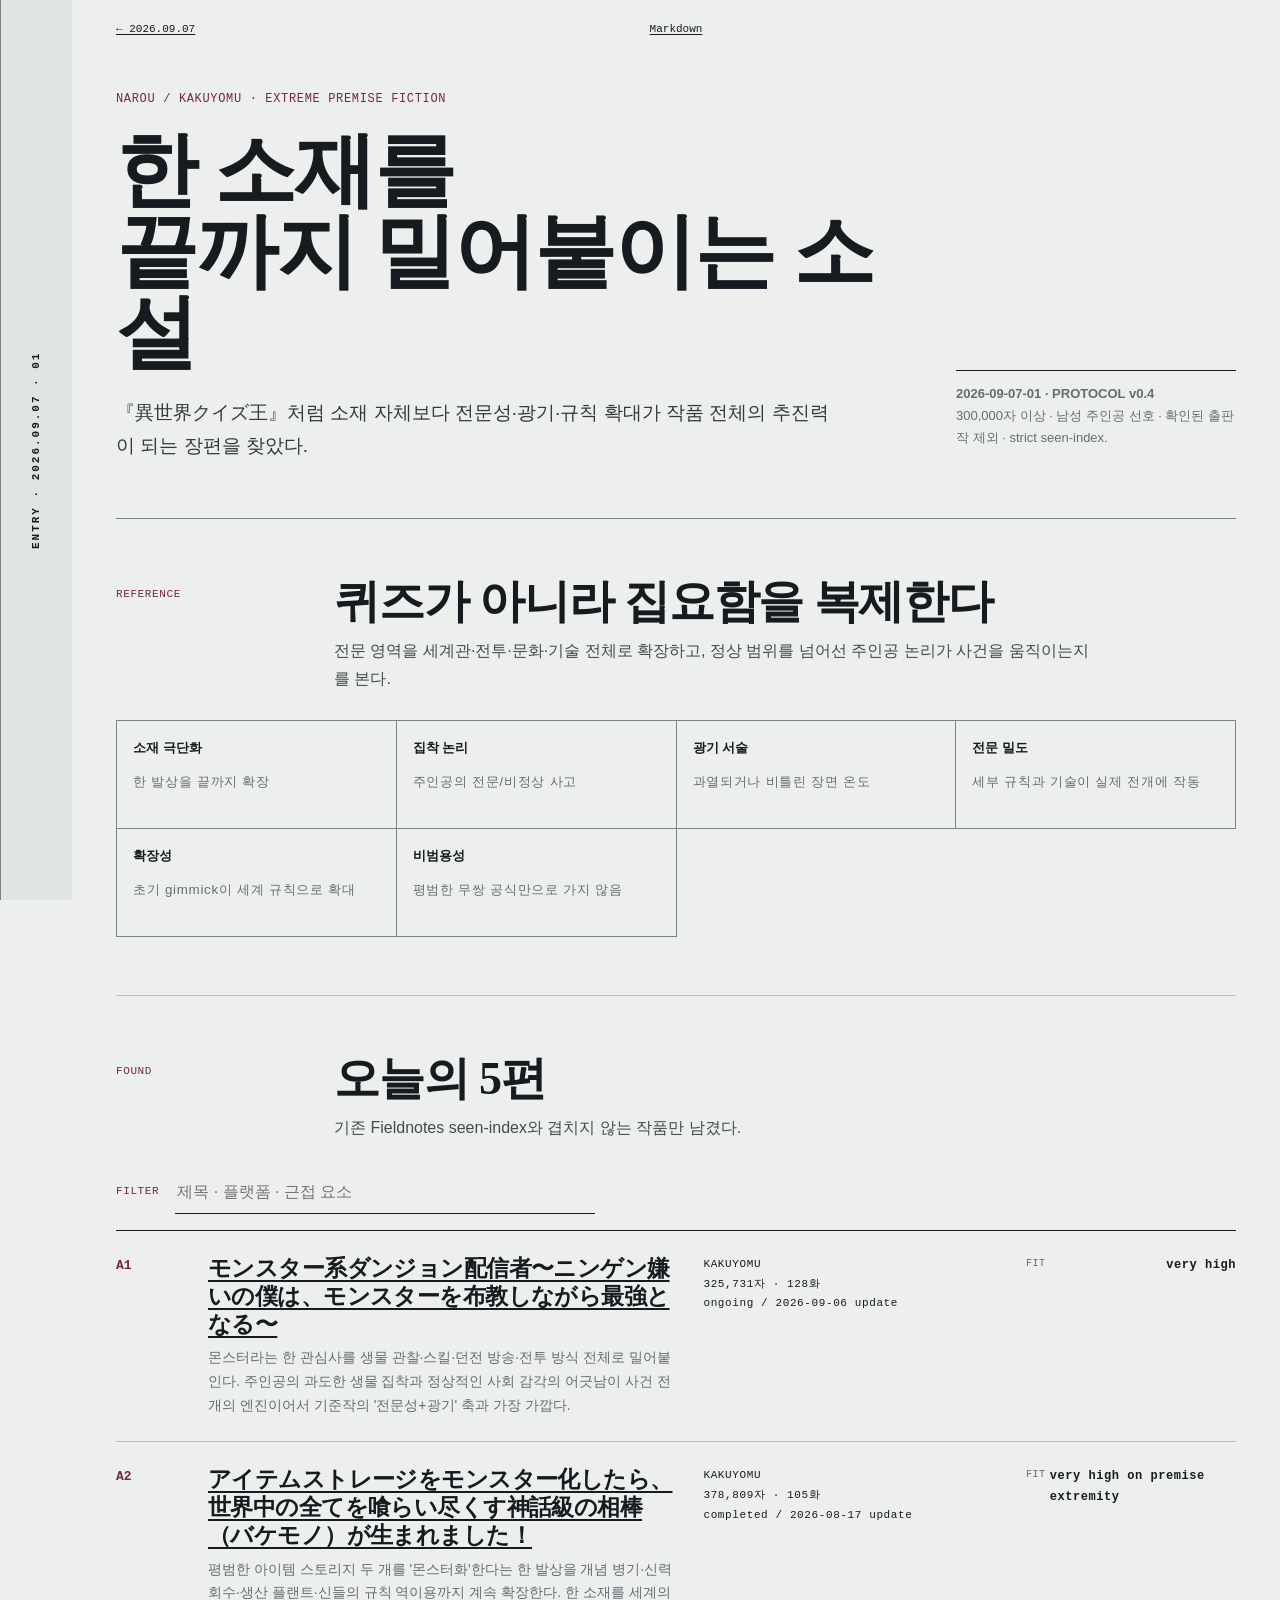
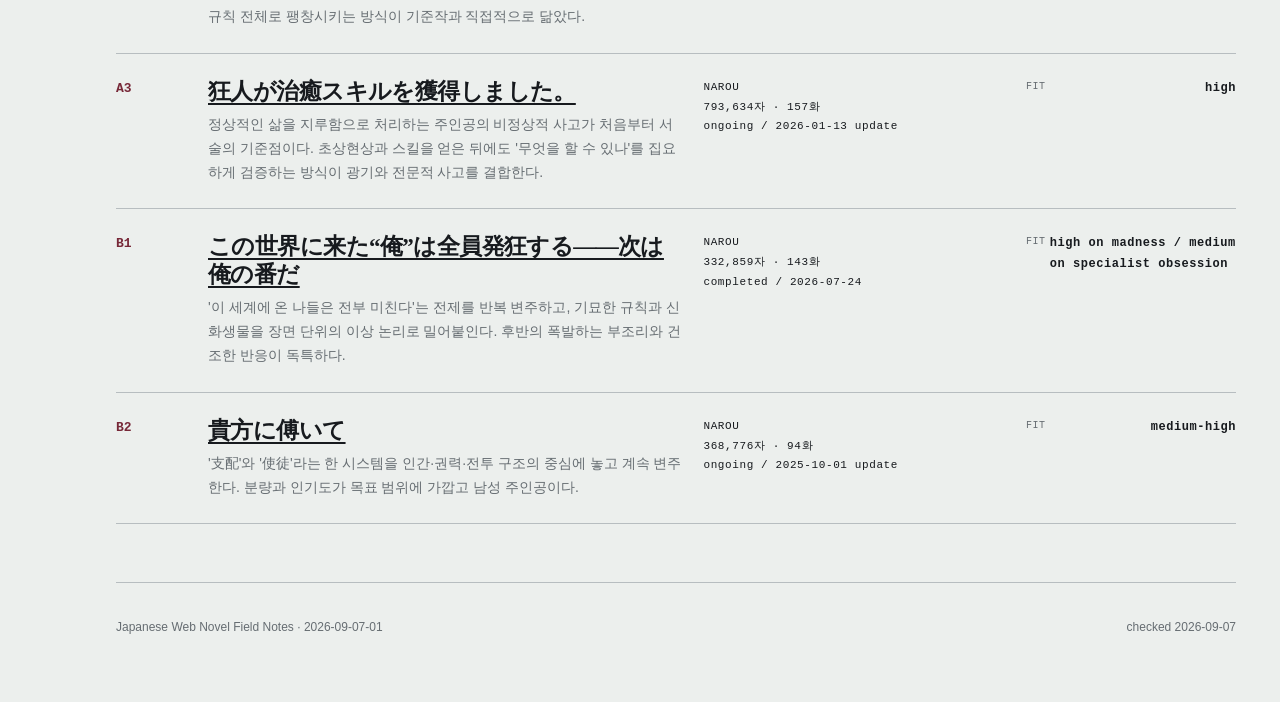
<file: entries/2026-09-07-01.html>
<!doctype html><html lang="ko"><head><meta charset="utf-8"><meta name="viewport" content="width=device-width,initial-scale=1"><meta name="description" content="異世界クイズ王의 소재 극단화·전문성·광기 서술을 기준으로 찾은 2026-09-07 조사"><title>2026-09-07-01 — 퀴즈왕식 극단적 소재 전개</title><link rel="stylesheet" href="../styles.css"></head><body class="entry-page"><aside class="rail">ENTRY · 2026.09.07 · 01</aside><main><nav class="wrap entry-nav"><a href="../index.html?date=2026-09-07">← 2026.09.07</a><a href="../docs/entries/2026-09-07-01.md">Markdown</a></nav><header class="hero wrap"><p class="kicker">NAROU / KAKUYOMU · EXTREME PREMISE FICTION</p><div class="hero-grid"><div><h1>한 소재를<br>끝까지 밀어붙이는 소설</h1><p class="deck">『異世界クイズ王』처럼 소재 자체보다 전문성·광기·규칙 확대가 작품 전체의 추진력이 되는 장편을 찾았다.</p></div><p class="side-note"><b>2026-09-07-01 · PROTOCOL v0.4</b><br>300,000자 이상 · 남성 주인공 선호 · 확인된 출판작 제외 · strict seen-index.</p></div></header><section class="wrap"><header class="section-head"><span>REFERENCE</span><div><h2>퀴즈가 아니라 집요함을 복제한다</h2><p>전문 영역을 세계관·전투·문화·기술 전체로 확장하고, 정상 범위를 넘어선 주인공 논리가 사건을 움직이는지를 본다.</p></div></header><div class="criteria"><div><b>소재 극단화</b><small>한 발상을 끝까지 확장</small></div><div><b>집착 논리</b><small>주인공의 전문/비정상 사고</small></div><div><b>광기 서술</b><small>과열되거나 비틀린 장면 온도</small></div><div><b>전문 밀도</b><small>세부 규칙과 기술이 실제 전개에 작동</small></div><div><b>확장성</b><small>초기 gimmick이 세계 규칙으로 확대</small></div><div><b>비범용성</b><small>평범한 무쌍 공식만으로 가지 않음</small></div></div></section><section class="wrap"><header class="section-head"><span>FOUND</span><div><h2>오늘의 5편</h2><p>기존 Fieldnotes seen-index와 겹치지 않는 작품만 남겼다.</p></div></header><label class="search"><span>FILTER</span><input id="filter" type="search" placeholder="제목 · 플랫폼 · 근접 요소"></label><div class="list" id="list"><article data-search="モンスター系ダンジョン配信者〜ニンゲン嫌いの僕は、モンスターを布教しながら最強となる〜 Kakuyomu 몬스터라는 한 관심사를 생물 관찰·스킬·던전 방송·전투 방식 전체로 밀어붙인다. 주인공의 과도한 생물 집착과 정상적인 사회 감각의 어긋남이 사건 전개의 엔진이어서 기준작의 &#x27;전문성+광기&#x27; 축과 가장 가깝다."><div class="rank">A1</div><div><h3><a href="https://kakuyomu.jp/works/2912051599435130574">モンスター系ダンジョン配信者〜ニンゲン嫌いの僕は、モンスターを布教しながら最強となる〜</a></h3><p>몬스터라는 한 관심사를 생물 관찰·스킬·던전 방송·전투 방식 전체로 밀어붙인다. 주인공의 과도한 생물 집착과 정상적인 사회 감각의 어긋남이 사건 전개의 엔진이어서 기준작의 &#x27;전문성+광기&#x27; 축과 가장 가깝다.</p></div><div class="meta">KAKUYOMU<br>325,731자 · 128화<br>ongoing / 2026-09-06 update</div><div class="fit"><span>FIT</span><b>very high</b></div></article>
<article data-search="アイテムストレージをモンスター化したら、世界中の全てを喰らい尽くす神話級の相棒（バケモノ）が生まれました！ Kakuyomu 평범한 아이템 스토리지 두 개를 &#x27;몬스터화&#x27;한다는 한 발상을 개념 병기·신력 회수·생산 플랜트·신들의 규칙 역이용까지 계속 확장한다. 한 소재를 세계의 규칙 전체로 팽창시키는 방식이 기준작과 직접적으로 닮았다."><div class="rank">A2</div><div><h3><a href="https://kakuyomu.jp/works/2912051599410128857">アイテムストレージをモンスター化したら、世界中の全てを喰らい尽くす神話級の相棒（バケモノ）が生まれました！</a></h3><p>평범한 아이템 스토리지 두 개를 &#x27;몬스터화&#x27;한다는 한 발상을 개념 병기·신력 회수·생산 플랜트·신들의 규칙 역이용까지 계속 확장한다. 한 소재를 세계의 규칙 전체로 팽창시키는 방식이 기준작과 직접적으로 닮았다.</p></div><div class="meta">KAKUYOMU<br>378,809자 · 105화<br>completed / 2026-08-17 update</div><div class="fit"><span>FIT</span><b>very high on premise extremity</b></div></article>
<article data-search="狂人が治癒スキルを獲得しました。 Narou 정상적인 삶을 지루함으로 처리하는 주인공의 비정상적 사고가 처음부터 서술의 기준점이다. 초상현상과 스킬을 얻은 뒤에도 &#x27;무엇을 할 수 있나&#x27;를 집요하게 검증하는 방식이 광기와 전문적 사고를 결합한다."><div class="rank">A3</div><div><h3><a href="https://ncode.syosetu.com/n1541kl/">狂人が治癒スキルを獲得しました。</a></h3><p>정상적인 삶을 지루함으로 처리하는 주인공의 비정상적 사고가 처음부터 서술의 기준점이다. 초상현상과 스킬을 얻은 뒤에도 &#x27;무엇을 할 수 있나&#x27;를 집요하게 검증하는 방식이 광기와 전문적 사고를 결합한다.</p></div><div class="meta">NAROU<br>793,634자 · 157화<br>ongoing / 2026-01-13 update</div><div class="fit"><span>FIT</span><b>high</b></div></article>
<article data-search="この世界に来た“俺”は全員発狂する——次は俺の番だ Narou &#x27;이 세계에 온 나들은 전부 미친다&#x27;는 전제를 반복 변주하고, 기묘한 규칙과 신화생물을 장면 단위의 이상 논리로 밀어붙인다. 후반의 폭발하는 부조리와 건조한 반응이 독특하다."><div class="rank">B1</div><div><h3><a href="https://ncode.syosetu.com/n2344jq/">この世界に来た“俺”は全員発狂する——次は俺の番だ</a></h3><p>&#x27;이 세계에 온 나들은 전부 미친다&#x27;는 전제를 반복 변주하고, 기묘한 규칙과 신화생물을 장면 단위의 이상 논리로 밀어붙인다. 후반의 폭발하는 부조리와 건조한 반응이 독특하다.</p></div><div class="meta">NAROU<br>332,859자 · 143화<br>completed / 2026-07-24</div><div class="fit"><span>FIT</span><b>high on madness / medium on specialist obsession</b></div></article>
<article data-search="貴方に傅いて Narou &#x27;支配&#x27;와 &#x27;使徒&#x27;라는 한 시스템을 인간·권력·전투 구조의 중심에 놓고 계속 변주한다. 분량과 인기도가 목표 범위에 가깝고 남성 주인공이다."><div class="rank">B2</div><div><h3><a href="https://ncode.syosetu.com/n8004jx/">貴方に傅いて</a></h3><p>&#x27;支配&#x27;와 &#x27;使徒&#x27;라는 한 시스템을 인간·권력·전투 구조의 중심에 놓고 계속 변주한다. 분량과 인기도가 목표 범위에 가깝고 남성 주인공이다.</p></div><div class="meta">NAROU<br>368,776자 · 94화<br>ongoing / 2025-10-01 update</div><div class="fit"><span>FIT</span><b>medium-high</b></div></article></div></section><footer class="wrap"><span>Japanese Web Novel Field Notes · 2026-09-07-01</span><span>checked 2026-09-07</span></footer></main><script>const q=document.querySelector('#filter');const rows=[...document.querySelectorAll('#list article')];q.addEventListener('input',()=>{const s=q.value.trim().toLowerCase();rows.forEach(r=>r.hidden=s&&!r.dataset.search.toLowerCase().includes(s))});</script></body></html>
</file>
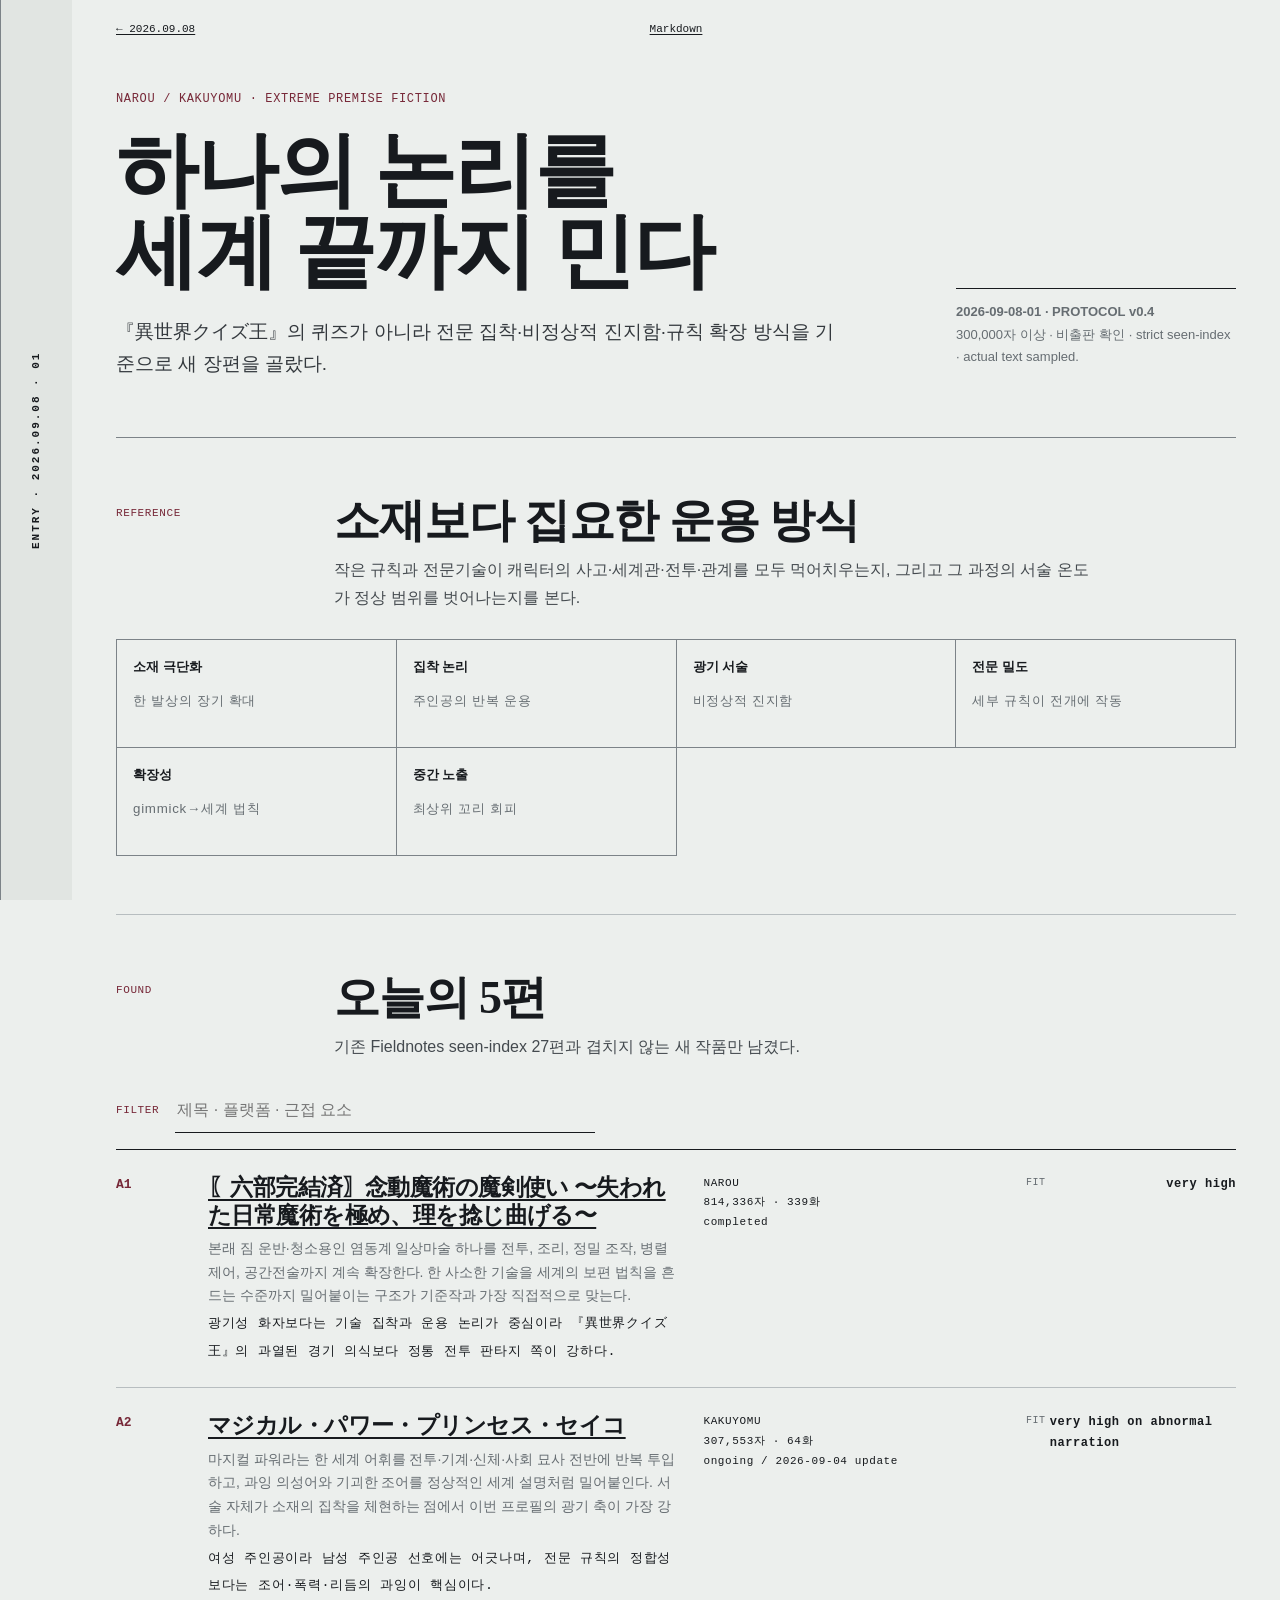
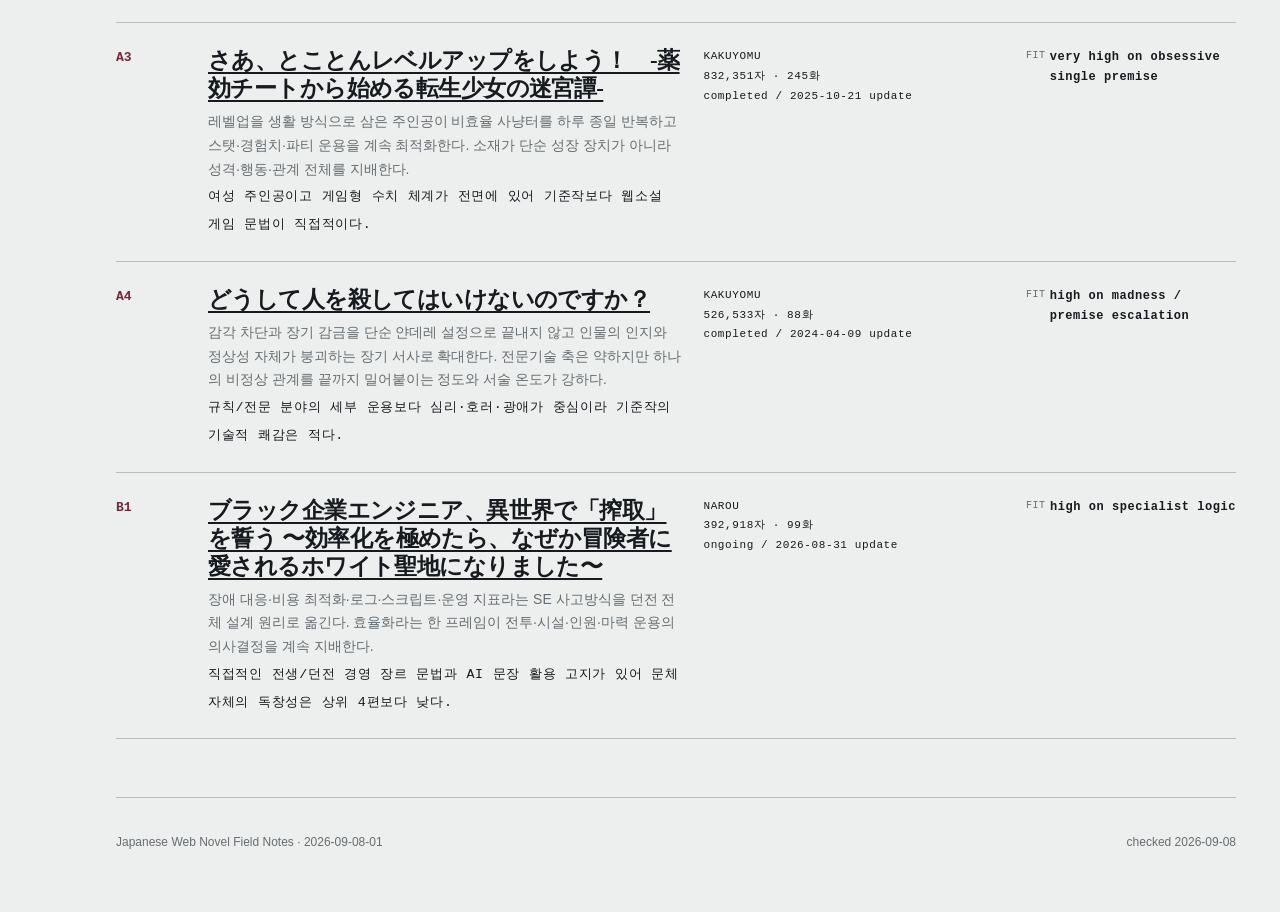
<file: entries/2026-09-08-01.html>
<!doctype html><html lang="ko"><head><meta charset="utf-8"><meta name="viewport" content="width=device-width,initial-scale=1"><meta name="description" content="異世界クイズ王의 단일 소재 극단화·전문 집착·광기 서술을 기준으로 찾은 2026-09-08 조사"><title>2026-09-08-01 — 퀴즈왕 스타일</title><link rel="stylesheet" href="../styles.css"></head><body class="entry-page"><aside class="rail">ENTRY · 2026.09.08 · 01</aside><main><nav class="wrap entry-nav"><a href="../index.html?date=2026-09-08">← 2026.09.08</a><a href="../docs/entries/2026-09-08-01.md">Markdown</a></nav><header class="hero wrap"><p class="kicker">NAROU / KAKUYOMU · EXTREME PREMISE FICTION</p><div class="hero-grid"><div><h1>하나의 논리를<br>세계 끝까지 민다</h1><p class="deck">『異世界クイズ王』의 퀴즈가 아니라 전문 집착·비정상적 진지함·규칙 확장 방식을 기준으로 새 장편을 골랐다.</p></div><p class="side-note"><b>2026-09-08-01 · PROTOCOL v0.4</b><br>300,000자 이상 · 비출판 확인 · strict seen-index · actual text sampled.</p></div></header><section class="wrap"><header class="section-head"><span>REFERENCE</span><div><h2>소재보다 집요한 운용 방식</h2><p>작은 규칙과 전문기술이 캐릭터의 사고·세계관·전투·관계를 모두 먹어치우는지, 그리고 그 과정의 서술 온도가 정상 범위를 벗어나는지를 본다.</p></div></header><div class="criteria"><div><b>소재 극단화</b><small>한 발상의 장기 확대</small></div><div><b>집착 논리</b><small>주인공의 반복 운용</small></div><div><b>광기 서술</b><small>비정상적 진지함</small></div><div><b>전문 밀도</b><small>세부 규칙이 전개에 작동</small></div><div><b>확장성</b><small>gimmick→세계 법칙</small></div><div><b>중간 노출</b><small>최상위 꼬리 회피</small></div></div></section><section class="wrap"><header class="section-head"><span>FOUND</span><div><h2>오늘의 5편</h2><p>기존 Fieldnotes seen-index 27편과 겹치지 않는 새 작품만 남겼다.</p></div></header><label class="search"><span>FILTER</span><input id="filter" type="search" placeholder="제목 · 플랫폼 · 근접 요소"></label><div class="list" id="list"><article data-search="〖六部完結済〗念動魔術の魔剣使い 〜失われた日常魔術を極め、理を捻じ曲げる〜 Narou 본래 짐 운반·청소용인 염동계 일상마술 하나를 전투, 조리, 정밀 조작, 병렬 제어, 공간전술까지 계속 확장한다. 한 사소한 기술을 세계의 보편 법칙을 흔드는 수준까지 밀어붙이는 구조가 기준작과 가장 직접적으로 맞는다."><div class="rank">A1</div><div><h3><a href="https://ncode.syosetu.com/n8058kp/">〖六部完結済〗念動魔術の魔剣使い 〜失われた日常魔術を極め、理を捻じ曲げる〜</a></h3><p>본래 짐 운반·청소용인 염동계 일상마술 하나를 전투, 조리, 정밀 조작, 병렬 제어, 공간전술까지 계속 확장한다. 한 사소한 기술을 세계의 보편 법칙을 흔드는 수준까지 밀어붙이는 구조가 기준작과 가장 직접적으로 맞는다.</p><small>광기성 화자보다는 기술 집착과 운용 논리가 중심이라 『異世界クイズ王』의 과열된 경기 의식보다 정통 전투 판타지 쪽이 강하다.</small></div><div class="meta">NAROU<br>814,336자 · 339화<br>completed</div><div class="fit"><span>FIT</span><b>very high</b></div></article><article data-search="マジカル・パワー・プリンセス・セイコ Kakuyomu 마지컬 파워라는 한 세계 어휘를 전투·기계·신체·사회 묘사 전반에 반복 투입하고, 과잉 의성어와 기괴한 조어를 정상적인 세계 설명처럼 밀어붙인다. 서술 자체가 소재의 집착을 체현하는 점에서 이번 프로필의 광기 축이 가장 강하다."><div class="rank">A2</div><div><h3><a href="https://kakuyomu.jp/works/16818792436254836303">マジカル・パワー・プリンセス・セイコ</a></h3><p>마지컬 파워라는 한 세계 어휘를 전투·기계·신체·사회 묘사 전반에 반복 투입하고, 과잉 의성어와 기괴한 조어를 정상적인 세계 설명처럼 밀어붙인다. 서술 자체가 소재의 집착을 체현하는 점에서 이번 프로필의 광기 축이 가장 강하다.</p><small>여성 주인공이라 남성 주인공 선호에는 어긋나며, 전문 규칙의 정합성보다는 조어·폭력·리듬의 과잉이 핵심이다.</small></div><div class="meta">KAKUYOMU<br>307,553자 · 64화<br>ongoing / 2026-09-04 update</div><div class="fit"><span>FIT</span><b>very high on abnormal narration</b></div></article><article data-search="さあ、とことんレベルアップをしよう！　‐薬効チートから始める転生少女の迷宮譚‐ Kakuyomu 레벨업을 생활 방식으로 삼은 주인공이 비효율 사냥터를 하루 종일 반복하고 스탯·경험치·파티 운용을 계속 최적화한다. 소재가 단순 성장 장치가 아니라 성격·행동·관계 전체를 지배한다."><div class="rank">A3</div><div><h3><a href="https://kakuyomu.jp/works/16817139559043507774">さあ、とことんレベルアップをしよう！　‐薬効チートから始める転生少女の迷宮譚‐</a></h3><p>레벨업을 생활 방식으로 삼은 주인공이 비효율 사냥터를 하루 종일 반복하고 스탯·경험치·파티 운용을 계속 최적화한다. 소재가 단순 성장 장치가 아니라 성격·행동·관계 전체를 지배한다.</p><small>여성 주인공이고 게임형 수치 체계가 전면에 있어 기준작보다 웹소설 게임 문법이 직접적이다.</small></div><div class="meta">KAKUYOMU<br>832,351자 · 245화<br>completed / 2025-10-21 update</div><div class="fit"><span>FIT</span><b>very high on obsessive single premise</b></div></article><article data-search="どうして人を殺してはいけないのですか？ Kakuyomu 감각 차단과 장기 감금을 단순 얀데레 설정으로 끝내지 않고 인물의 인지와 정상성 자체가 붕괴하는 장기 서사로 확대한다. 전문기술 축은 약하지만 하나의 비정상 관계를 끝까지 밀어붙이는 정도와 서술 온도가 강하다."><div class="rank">A4</div><div><h3><a href="https://kakuyomu.jp/works/16816700428661981603">どうして人を殺してはいけないのですか？</a></h3><p>감각 차단과 장기 감금을 단순 얀데레 설정으로 끝내지 않고 인물의 인지와 정상성 자체가 붕괴하는 장기 서사로 확대한다. 전문기술 축은 약하지만 하나의 비정상 관계를 끝까지 밀어붙이는 정도와 서술 온도가 강하다.</p><small>규칙/전문 분야의 세부 운용보다 심리·호러·광애가 중심이라 기준작의 기술적 쾌감은 적다.</small></div><div class="meta">KAKUYOMU<br>526,533자 · 88화<br>completed / 2024-04-09 update</div><div class="fit"><span>FIT</span><b>high on madness / premise escalation</b></div></article><article data-search="ブラック企業エンジニア、異世界で「搾取」を誓う 〜効率化を極めたら、なぜか冒険者に愛されるホワイト聖地になりました〜 Narou 장애 대응·비용 최적화·로그·스크립트·운영 지표라는 SE 사고방식을 던전 전체 설계 원리로 옮긴다. 효율화라는 한 프레임이 전투·시설·인원·마력 운용의 의사결정을 계속 지배한다."><div class="rank">B1</div><div><h3><a href="https://ncode.syosetu.com/n6584ll/">ブラック企業エンジニア、異世界で「搾取」を誓う 〜効率化を極めたら、なぜか冒険者に愛されるホワイト聖地になりました〜</a></h3><p>장애 대응·비용 최적화·로그·스크립트·운영 지표라는 SE 사고방식을 던전 전체 설계 원리로 옮긴다. 효율화라는 한 프레임이 전투·시설·인원·마력 운용의 의사결정을 계속 지배한다.</p><small>직접적인 전생/던전 경영 장르 문법과 AI 문장 활용 고지가 있어 문체 자체의 독창성은 상위 4편보다 낮다.</small></div><div class="meta">NAROU<br>392,918자 · 99화<br>ongoing / 2026-08-31 update</div><div class="fit"><span>FIT</span><b>high on specialist logic</b></div></article></div></section><footer class="wrap"><span>Japanese Web Novel Field Notes · 2026-09-08-01</span><span>checked 2026-09-08</span></footer></main><script>const q=document.querySelector('#filter');const rows=[...document.querySelectorAll('#list article')];q.addEventListener('input',()=>{const s=q.value.trim().toLowerCase();rows.forEach(r=>r.hidden=s&&!r.dataset.search.toLowerCase().includes(s))});</script></body></html>
</file>
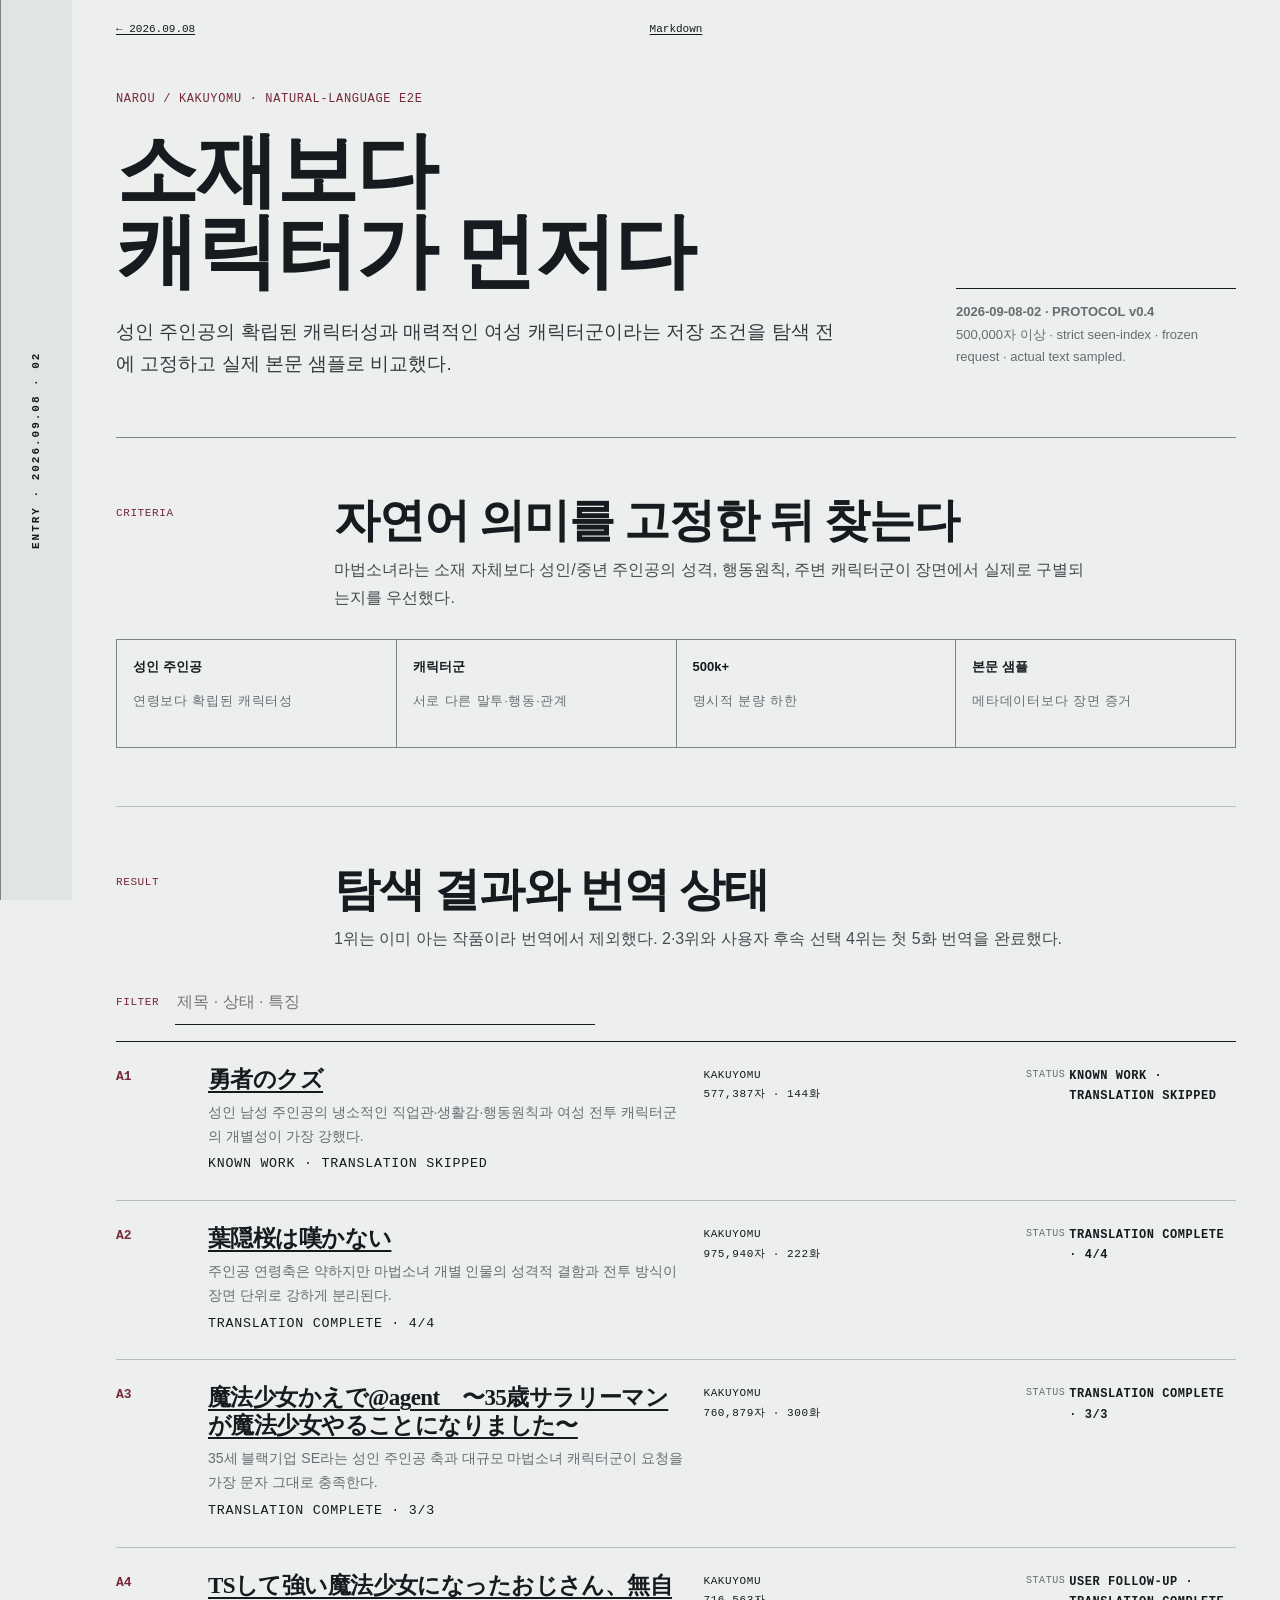
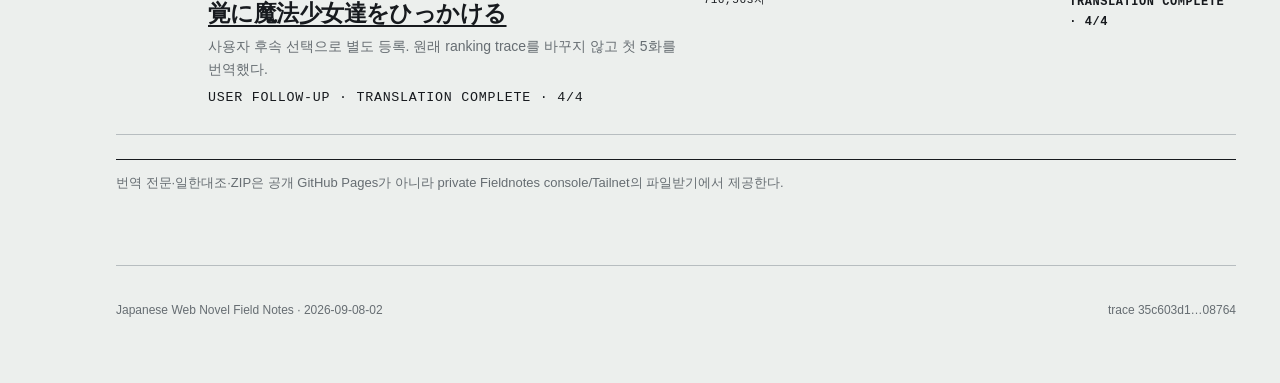
<file: entries/2026-09-08-02.html>
<!doctype html><html lang="ko"><head><meta charset="utf-8"><meta name="viewport" content="width=device-width,initial-scale=1"><meta name="description" content="사축게이머 저장 조건으로 실제 v2 E2E 탐색한 2026-09-08 결과"><title>2026-09-08-02 — 사축게이머 기준 탐색</title><link rel="stylesheet" href="../styles.css"></head><body class="entry-page"><aside class="rail">ENTRY · 2026.09.08 · 02</aside><main><nav class="wrap entry-nav"><a href="../index.html?date=2026-09-08">← 2026.09.08</a><a href="../docs/entries/2026-09-08-02.md">Markdown</a></nav><header class="hero wrap"><p class="kicker">NAROU / KAKUYOMU · NATURAL-LANGUAGE E2E</p><div class="hero-grid"><div><h1>소재보다<br>캐릭터가 먼저다</h1><p class="deck">성인 주인공의 확립된 캐릭터성과 매력적인 여성 캐릭터군이라는 저장 조건을 탐색 전에 고정하고 실제 본문 샘플로 비교했다.</p></div><p class="side-note"><b>2026-09-08-02 · PROTOCOL v0.4</b><br>500,000자 이상 · strict seen-index · frozen request · actual text sampled.</p></div></header><section class="wrap"><header class="section-head"><span>CRITERIA</span><div><h2>자연어 의미를 고정한 뒤 찾는다</h2><p>마법소녀라는 소재 자체보다 성인/중년 주인공의 성격, 행동원칙, 주변 캐릭터군이 장면에서 실제로 구별되는지를 우선했다.</p></div></header><div class="criteria"><div><b>성인 주인공</b><small>연령보다 확립된 캐릭터성</small></div><div><b>캐릭터군</b><small>서로 다른 말투·행동·관계</small></div><div><b>500k+</b><small>명시적 분량 하한</small></div><div><b>본문 샘플</b><small>메타데이터보다 장면 증거</small></div></div></section><section class="wrap"><header class="section-head"><span>RESULT</span><div><h2>탐색 결과와 번역 상태</h2><p>1위는 이미 아는 작품이라 번역에서 제외했다. 2·3위와 사용자 후속 선택 4위는 첫 5화 번역을 완료했다.</p></div></header><label class="search"><span>FILTER</span><input id="filter" type="search" placeholder="제목 · 상태 · 특징"></label><div class="list" id="list"><article data-search="勇者のクズ KAKUYOMU 성인 남성 주인공의 냉소적인 직업관·생활감·행동원칙과 여성 전투 캐릭터군의 개별성이 가장 강했다. KNOWN WORK · TRANSLATION SKIPPED"><div class="rank">A1</div><div><h3><a href="https://kakuyomu.jp/works/4852201425154963487">勇者のクズ</a></h3><p>성인 남성 주인공의 냉소적인 직업관·생활감·행동원칙과 여성 전투 캐릭터군의 개별성이 가장 강했다.</p><small>KNOWN WORK · TRANSLATION SKIPPED</small></div><div class="meta">KAKUYOMU<br>577,387자 · 144화</div><div class="fit"><span>STATUS</span><b>KNOWN WORK · TRANSLATION SKIPPED</b></div></article><article data-search="葉隠桜は嘆かない KAKUYOMU 주인공 연령축은 약하지만 마법소녀 개별 인물의 성격적 결함과 전투 방식이 장면 단위로 강하게 분리된다. TRANSLATION COMPLETE · 4/4"><div class="rank">A2</div><div><h3><a href="https://kakuyomu.jp/works/16816700426907735289">葉隠桜は嘆かない</a></h3><p>주인공 연령축은 약하지만 마법소녀 개별 인물의 성격적 결함과 전투 방식이 장면 단위로 강하게 분리된다.</p><small>TRANSLATION COMPLETE · 4/4</small></div><div class="meta">KAKUYOMU<br>975,940자 · 222화</div><div class="fit"><span>STATUS</span><b>TRANSLATION COMPLETE · 4/4</b></div></article><article data-search="魔法少女かえで@agent　〜35歳サラリーマンが魔法少女やることになりました〜 KAKUYOMU 35세 블랙기업 SE라는 성인 주인공 축과 대규모 마법소녀 캐릭터군이 요청을 가장 문자 그대로 충족한다. TRANSLATION COMPLETE · 3/3"><div class="rank">A3</div><div><h3><a href="https://kakuyomu.jp/works/1177354054917508820">魔法少女かえで@agent　〜35歳サラリーマンが魔法少女やることになりました〜</a></h3><p>35세 블랙기업 SE라는 성인 주인공 축과 대규모 마법소녀 캐릭터군이 요청을 가장 문자 그대로 충족한다.</p><small>TRANSLATION COMPLETE · 3/3</small></div><div class="meta">KAKUYOMU<br>760,879자 · 300화</div><div class="fit"><span>STATUS</span><b>TRANSLATION COMPLETE · 3/3</b></div></article><article data-search="TSして強い魔法少女になったおじさん、無自覚に魔法少女達をひっかける KAKUYOMU 사용자 후속 선택으로 별도 등록. 원래 ranking trace를 바꾸지 않고 첫 5화를 번역했다. USER FOLLOW-UP · TRANSLATION COMPLETE · 4/4"><div class="rank">A4</div><div><h3><a href="https://kakuyomu.jp/works/822139845567351605">TSして強い魔法少女になったおじさん、無自覚に魔法少女達をひっかける</a></h3><p>사용자 후속 선택으로 별도 등록. 원래 ranking trace를 바꾸지 않고 첫 5화를 번역했다.</p><small>USER FOLLOW-UP · TRANSLATION COMPLETE · 4/4</small></div><div class="meta">KAKUYOMU<br>716,563자</div><div class="fit"><span>STATUS</span><b>USER FOLLOW-UP · TRANSLATION COMPLETE · 4/4</b></div></article></div><p class="side-note" style="margin-top:24px">번역 전문·일한대조·ZIP은 공개 GitHub Pages가 아니라 private Fieldnotes console/Tailnet의 파일받기에서 제공한다.</p></section><footer class="wrap"><span>Japanese Web Novel Field Notes · 2026-09-08-02</span><span>trace 35c603d1…08764</span></footer></main><script>const q=document.querySelector('#filter');const rows=[...document.querySelectorAll('#list article')];q.addEventListener('input',()=>{const s=q.value.trim().toLowerCase();rows.forEach(r=>r.hidden=s&&!r.dataset.search.toLowerCase().includes(s))});</script></body></html>
</file>
<file: styles.css>
:root {
  --paper: #ecefed;
  --sheet: #f7f8f6;
  --ink: #171a1e;
  --muted: #666d72;
  --rule: #b7bdc0;
  --dark: #7c8388;
  --accent: #772838;
  --faint: #d8c8cc;
  --max: 1120px;
}

* { box-sizing: border-box; }
html { scroll-behavior: smooth; }
body {
  margin: 0;
  background: var(--paper);
  color: var(--ink);
  font: 16px/1.7 -apple-system, BlinkMacSystemFont, "Apple SD Gothic Neo", "Noto Sans KR", "Noto Sans JP", sans-serif;
}

.rail {
  position: fixed;
  inset: 0 auto 0 0;
  width: 72px;
  background: #e1e5e2;
  border-right: 1px solid var(--dark);
  display: flex;
  align-items: center;
  justify-content: center;
  writing-mode: vertical-rl;
  transform: rotate(180deg);
  font: 700 11px/1 ui-monospace, SFMono-Regular, Menlo, monospace;
  letter-spacing: .18em;
}

main { margin-left: 72px; }
.wrap { width: min(var(--max), calc(100% - 72px)); margin: auto; }
a { color: inherit; text-underline-offset: .16em; }
a:hover { color: var(--accent); }
a:focus-visible, input:focus-visible, select:focus-visible { outline: 2px solid var(--accent); outline-offset: 4px; }
h1, h2, h3 { font-family: Iowan Old Style, "Times New Roman", "Noto Serif KR", "Noto Serif JP", serif; letter-spacing: -.025em; }
.kicker, .section-head > span, .meta, .fit, .search span, small, .date-filter span, .entry-id, .entry-meta, .entry-count, .archive-day > header { font-family: ui-monospace, SFMono-Regular, Menlo, monospace; letter-spacing: .055em; }

/* Archive */
.archive-hero { padding: 72px 0 50px; border-bottom: 1px solid var(--dark); }
.archive-hero-grid { display: grid; grid-template-columns: minmax(0, 1fr) 310px; gap: 56px; align-items: end; }
.archive-hero h1 { margin: 0; font-size: clamp(46px, 6vw, 76px); line-height: 1; }
.kicker { font-size: 12px; color: var(--accent); margin: 0 0 20px; }
.deck { font-size: 19px; max-width: 720px; margin: 24px 0 0; color: #34393e; }
.archive-principle { margin: 0; border-top: 1px solid var(--ink); }
.archive-principle div { display: grid; grid-template-columns: 92px 1fr; gap: 14px; padding: 9px 0; border-bottom: 1px solid var(--rule); }
.archive-principle dt { font: 700 10px/1.6 ui-monospace, SFMono-Regular, Menlo, monospace; color: var(--accent); }
.archive-principle dd { margin: 0; font: 12px/1.6 ui-monospace, SFMono-Regular, Menlo, monospace; }
.archive-intro { padding-top: 52px; }
.archive-facts { display: grid; grid-template-columns: repeat(4, 1fr); border-top: 1px solid var(--dark); border-left: 1px solid var(--dark); }
.archive-facts > div { min-height: 104px; padding: 15px; border-right: 1px solid var(--dark); border-bottom: 1px solid var(--dark); }
.archive-facts b { display: block; font-size: 13px; margin-bottom: 8px; }
.archive-facts span { display: block; color: var(--muted); font-size: 13px; }
.archive-toolbar { display: flex; align-items: end; justify-content: space-between; gap: 28px; margin-bottom: 28px; }
.archive-search { flex: 1; margin: 0; }
.date-filter { display: grid; gap: 7px; width: 210px; }
.date-filter span { font-size: 10px; color: var(--accent); }
.date-filter select { appearance: none; width: 100%; border: 0; border-bottom: 1px solid var(--ink); border-radius: 0; background: transparent; padding: 8px 1px; font: 14px/1.4 ui-monospace, SFMono-Regular, Menlo, monospace; color: var(--ink); }
.archive-list { border-top: 1px solid var(--ink); }
.archive-day { padding: 0; border-bottom: 0; }
.archive-day-head { display: grid; grid-template-columns: 180px minmax(0, 1fr); gap: 28px; align-items: start; padding: 18px 0 12px; border-bottom: 1px solid var(--dark); }
.day-date { display: grid; gap: 4px; }
.day-date time { font-size: 15px; font-weight: 700; }
.day-date > span { font-size: 9px; color: var(--muted); letter-spacing: .08em; }
.day-entry-nav { display: flex; flex-wrap: wrap; gap: 0 24px; justify-content: flex-end; }
.day-entry-nav a { display: grid; grid-template-columns: 24px minmax(0, auto); gap: 8px; max-width: 300px; padding: 2px 0 6px; border-bottom: 1px solid transparent; text-decoration: none; }
.day-entry-nav a:hover { border-bottom-color: var(--accent); }
.day-entry-nav b { color: var(--accent); font: 700 10px/1.6 ui-monospace, SFMono-Regular, Menlo, monospace; }
.day-entry-nav span { overflow: hidden; text-overflow: ellipsis; white-space: nowrap; color: #42484d; font-size: 11px; }
.archive-entry { display: grid; grid-template-columns: 58px minmax(0, 1fr) 210px 94px; gap: 22px; padding: 25px 0 28px; border-bottom: 1px solid var(--rule); }
.entry-id { display: grid; gap: 2px; color: var(--accent); font-size: 13px; font-weight: 700; padding-top: 3px; }
.entry-id span { color: var(--muted); font-size: 7px; letter-spacing: .12em; }
.entry-main h3 { margin: 0 0 7px; font-size: 25px; line-height: 1.2; }
.entry-main p { margin: 0; max-width: 680px; color: var(--muted); font-size: 14px; }
.entry-reference { margin-top: 14px; font-size: 12px; color: #41474c; }
.entry-reference span { margin-right: 10px; color: var(--accent); font: 700 9px/1 ui-monospace, SFMono-Regular, Menlo, monospace; letter-spacing: .08em; }
.entry-meta { display: grid; align-content: start; gap: 5px; font-size: 10px; line-height: 1.5; text-transform: uppercase; color: #454b50; }
.entry-count { display: grid; align-content: start; justify-items: end; }
.entry-count b { font-size: 29px; line-height: 1; font-family: Iowan Old Style, "Times New Roman", serif; }
.entry-count span { margin-top: 5px; font-size: 8px; color: var(--muted); }
.entry-count a { margin-top: 12px; font-size: 10px; }
.archive-state { padding: 32px 0; color: var(--muted); font-size: 13px; border-bottom: 1px solid var(--rule); }
.archive-state.error { color: var(--accent); }
.protocol-strip { display: grid; grid-template-columns: repeat(3, 1fr); border-top: 1px solid var(--dark); border-left: 1px solid var(--dark); }
.protocol-strip > div { padding: 18px; min-height: 120px; border-right: 1px solid var(--dark); border-bottom: 1px solid var(--dark); }
.protocol-strip b { display: block; margin-bottom: 10px; font: 700 11px/1.4 ui-monospace, SFMono-Regular, Menlo, monospace; color: var(--accent); text-transform: uppercase; }
.protocol-strip span { font-size: 13px; color: var(--muted); }
.protocol-link { margin: 18px 0 0; text-align: right; font-size: 13px; }

/* Shared entry layout */
.entry-nav { display: grid; grid-template-columns: 1fr auto 1fr; gap: 20px; align-items: center; padding-top: 22px; font: 11px/1.4 ui-monospace, SFMono-Regular, Menlo, monospace; }
.entry-nav > a:last-child { justify-self: end; }
.entry-siblings { display: flex; gap: 4px; align-items: center; }
.entry-siblings a, .entry-siblings b { min-width: 30px; padding: 5px 7px; border-bottom: 1px solid var(--rule); text-align: center; text-decoration: none; font-weight: 700; }
.entry-siblings b { border-bottom-color: var(--accent); color: var(--accent); }
.hero { padding: 52px 0 56px; border-bottom: 1px solid var(--dark); }
.hero-grid { display: grid; grid-template-columns: 1fr 280px; gap: 48px; align-items: end; }
.hero h1 { font-size: clamp(46px, 6.5vw, 82px); line-height: .99; margin: 0; }
.side-note { border-top: 1px solid var(--ink); padding-top: 12px; font-size: 13px; color: var(--muted); }
section { padding: 58px 0; border-bottom: 1px solid var(--rule); }
.section-head { display: grid; grid-template-columns: 190px 1fr; gap: 28px; margin-bottom: 28px; }
.section-head > span { font-size: 11px; color: var(--accent); padding-top: 8px; }
.section-head h2 { font-size: clamp(30px, 4vw, 46px); line-height: 1.1; margin: 0; }
.section-head p { max-width: 760px; color: #444a4f; margin: 10px 0 0; }
.criteria { display: grid; grid-template-columns: repeat(4, 1fr); border-top: 1px solid var(--dark); border-left: 1px solid var(--dark); }
.criteria > div { min-height: 108px; padding: 16px; border-right: 1px solid var(--dark); border-bottom: 1px solid var(--dark); }
.criteria b { display: block; font-size: 13px; margin-bottom: 8px; }
.criteria small { font-family: inherit; color: var(--muted); }
.reference-grid { display: grid; grid-template-columns: 1.35fr .65fr; gap: 36px; }
.reference-copy { background: var(--sheet); border-top: 3px solid var(--accent); padding: 28px; }
.reference-copy h3 { font-size: 29px; line-height: 1.22; margin: 0 0 12px; }
.reference-copy small { color: var(--muted); font-size: 10px; }
.fingerprint { border-top: 1px solid var(--dark); }
.fingerprint > div { display: grid; grid-template-columns: 1fr 80px; padding: 10px 0; border-bottom: 1px solid var(--rule); font-size: 13px; }
.fingerprint em { text-align: right; font-style: normal; color: var(--accent); font-family: ui-monospace, SFMono-Regular, Menlo, monospace; }
.search { display: flex; gap: 16px; align-items: center; margin-bottom: 16px; }
.search span { font-size: 11px; color: var(--accent); }
.search input { width: min(420px, 100%); border: 0; border-bottom: 1px solid var(--ink); background: transparent; border-radius: 0; padding: 8px 2px; font: inherit; }
.list { border-top: 1px solid var(--ink); }
.list-divider { padding: 10px 0 9px 72px; border-bottom: 1px solid var(--dark); font: 700 10px/1.4 ui-monospace, SFMono-Regular, Menlo, monospace; letter-spacing: .08em; color: var(--accent); }
.list article { display: grid; grid-template-columns: 72px minmax(260px, 1.1fr) minmax(175px, .7fr) 210px; gap: 20px; padding: 24px 0; border-bottom: 1px solid var(--rule); }
.rank { font: 700 13px/1 ui-monospace, SFMono-Regular, Menlo, monospace; color: var(--accent); padding-top: 4px; }
.list h3 { font-size: 23px; line-height: 1.22; margin: 0 0 7px; }
.list p { font-size: 14px; color: var(--muted); margin: 0; }
.meta { font-size: 11px; line-height: 1.8; }
.fit { display: grid; grid-template-columns: 1fr auto; gap: 4px; align-content: start; font-size: 10px; color: var(--muted); }
.fit b { color: var(--ink); font-size: 12px; }
.fit i { grid-column: 1 / -1; height: 3px; background: linear-gradient(to right, var(--accent) var(--fit), var(--faint) var(--fit)); margin-top: 6px; }
.notes { display: grid; grid-template-columns: repeat(2, 1fr); gap: 0 34px; }
.notes article { border-top: 1px solid var(--dark); padding: 24px 0 30px; }
.notes small { color: var(--accent); font-size: 10px; }
.notes h3 { font-size: 24px; margin: 2px 0 10px; }
.notes p { font-size: 15px; margin: 0 0 10px; }
.method-grid { display: grid; grid-template-columns: 1fr 1fr; gap: 38px; }
.method-grid ol { list-style: none; counter-reset: s; margin: 0; padding: 0; border-top: 1px solid var(--ink); }
.method-grid li { counter-increment: s; display: grid; grid-template-columns: 42px 1fr; padding: 14px 0; border-bottom: 1px solid var(--rule); }
.method-grid li::before { content: counter(s, decimal-leading-zero); font: 700 11px/1.7 ui-monospace, SFMono-Regular, Menlo, monospace; color: var(--accent); }
.method-grid li b, .method-grid li span { grid-column: 2; }
.method-grid li span { font-size: 14px; color: var(--muted); }
.weights { border-top: 1px solid var(--ink); }
.weights > div { display: grid; grid-template-columns: 1fr 56px; padding: 11px 0; border-bottom: 1px solid var(--rule); font-size: 13px; }
.weights b { text-align: right; font-family: ui-monospace, SFMono-Regular, Menlo, monospace; }
.weight-note { margin: 15px 0 0; color: var(--muted); font-size: 12px; }
.deferred { padding-bottom: 46px; }
footer { padding: 34px 0 64px; display: flex; justify-content: space-between; gap: 24px; font-size: 12px; color: var(--muted); }
[hidden] { display: none !important; }

@media (max-width: 900px) {
  .wrap { width: calc(100% - 34px); }
  .archive-hero-grid, .hero-grid, .reference-grid, .method-grid { grid-template-columns: 1fr; }
  .archive-facts { grid-template-columns: repeat(2, 1fr); }
  .archive-day-head { grid-template-columns: 1fr; gap: 10px; }
  .day-entry-nav { justify-content: flex-start; }
  .archive-entry { grid-template-columns: 46px 1fr 96px; }
  .entry-meta { grid-column: 2; }
  .entry-count { grid-column: 3; grid-row: 1 / span 2; }
  .criteria { grid-template-columns: repeat(2, 1fr); }
  .list article { grid-template-columns: 48px 1fr; }
  .list .meta, .list .fit { grid-column: 2; }
  .notes { grid-template-columns: 1fr; }
}

@media (max-width: 620px) {
  .rail { position: static; width: 100%; height: 34px; writing-mode: horizontal-tb; transform: none; justify-content: flex-start; padding-left: 15px; border-right: 0; border-bottom: 1px solid var(--dark); }
  main { margin-left: 0; }
  .archive-hero, .hero { padding-top: 42px; }
  .wrap { width: calc(100% - 30px); }
  .section-head { grid-template-columns: 1fr; gap: 8px; }
  .archive-facts, .criteria, .protocol-strip { grid-template-columns: 1fr; }
  .archive-toolbar { display: grid; }
  .date-filter { width: 100%; }
  .archive-entry { grid-template-columns: 38px 1fr; gap: 14px; }
  .entry-meta, .entry-count { grid-column: 2; grid-row: auto; justify-items: start; }
  .entry-count { display: flex; align-items: baseline; gap: 8px; }
  .entry-count b { font-size: 22px; }
  .entry-count a { margin: 0 0 0 auto; }
  .archive-day-head { padding-top: 22px; }
  .day-entry-nav { display: grid; grid-template-columns: 1fr; gap: 0; }
  .day-entry-nav a { max-width: none; grid-template-columns: 28px 1fr; }
  .entry-nav { grid-template-columns: 1fr auto; }
  .entry-siblings { grid-row: 2; grid-column: 1 / -1; justify-self: center; }
  footer { display: block; }
  footer span { display: block; margin-bottom: 5px; }
}

@media (prefers-reduced-motion: reduce) {
  html { scroll-behavior: auto; }
}

/* Automation status */
.automation-panel{padding-top:54px}.automation-status{display:grid;grid-template-columns:repeat(5,minmax(0,1fr));border-top:1px solid var(--ink);border-left:1px solid var(--dark)}
.automation-stat{min-height:128px;padding:16px;border-right:1px solid var(--dark);border-bottom:1px solid var(--dark)}
.automation-stat span{display:block;font:700 9px/1.4 ui-monospace,SFMono-Regular,Menlo,monospace;letter-spacing:.08em;color:var(--accent);text-transform:uppercase}.automation-stat b{display:block;margin:11px 0 8px;font-family:Iowan Old Style,"Times New Roman",serif;font-size:23px;line-height:1.08}.automation-stat small{font-family:inherit;letter-spacing:0;color:var(--muted);font-size:12px;line-height:1.45}.automation-links{display:flex;justify-content:flex-end;gap:20px;padding-top:14px;font:11px/1.4 ui-monospace,SFMono-Regular,Menlo,monospace}.automation-links a{text-decoration-thickness:1px}
@media(max-width:900px){.automation-status{grid-template-columns:repeat(2,1fr)}}
@media(max-width:620px){.automation-status{grid-template-columns:1fr}.automation-links{justify-content:flex-start;flex-wrap:wrap}}

/* Control console */
.top-tabs{display:flex;gap:22px;padding-top:20px;font:700 10px/1.4 ui-monospace,SFMono-Regular,Menlo,monospace;letter-spacing:.08em}.top-tabs a{text-decoration:none;padding-bottom:8px;border-bottom:2px solid transparent}.top-tabs a.active{color:var(--accent);border-bottom-color:var(--accent)}
.control-hero{padding-top:46px}.control-tabs{display:flex;gap:0;border-bottom:1px solid var(--dark);padding-top:24px;position:sticky;top:0;background:var(--paper);z-index:5}.control-tabs button{appearance:none;border:0;border-right:1px solid var(--rule);border-radius:0;background:transparent;padding:13px 17px;font:700 11px/1 ui-monospace,SFMono-Regular,Menlo,monospace;color:var(--muted);cursor:pointer}.control-tabs button.active{background:var(--ink);color:var(--sheet)}.control-section{display:none}.control-section.active{display:block}
.selection-bar,.queue-toolbar{display:grid;grid-template-columns:220px 180px 100px 1fr;gap:18px;align-items:end;padding:16px 0 24px;border-top:1px solid var(--dark)}.selection-bar label,.profile-grid label{display:grid;gap:6px}.selection-bar span,.profile-grid label>span{font:700 9px/1.4 ui-monospace,SFMono-Regular,Menlo,monospace;color:var(--accent);letter-spacing:.06em}.selection-bar input,.selection-bar select,.profile-grid input,.profile-grid textarea,.profile-grid select{width:100%;border:0;border-bottom:1px solid var(--ink);border-radius:0;background:transparent;padding:8px 2px;font:14px/1.45 -apple-system,BlinkMacSystemFont,"Apple SD Gothic Neo",sans-serif;color:var(--ink)}.profile-grid textarea{min-height:78px;resize:vertical}
.control-button{appearance:none;border:1px solid var(--ink);border-radius:0;background:var(--ink);color:white;padding:10px 14px;font:700 11px/1 ui-monospace,SFMono-Regular,Menlo,monospace;cursor:pointer}.control-button.secondary{background:transparent;color:var(--ink)}.control-button.compact{padding:8px 10px;font-size:9px}.control-button:disabled{opacity:.35;cursor:not-allowed}.control-actions{display:flex;justify-content:flex-end;gap:10px;padding-top:18px}.profile-list{border-top:1px solid var(--ink)}.profile-card{padding:22px 0;border-bottom:1px solid var(--rule)}.profile-card>header{display:grid;grid-template-columns:120px 1fr 100px;gap:18px;align-items:center;margin-bottom:18px}.profile-select,.toggle{display:flex;align-items:center;gap:8px;font:700 9px/1 ui-monospace,SFMono-Regular,Menlo,monospace;color:var(--accent)}.profile-name{border:0;background:transparent;font:600 22px/1.25 Iowan Old Style,"Times New Roman",serif;border-bottom:1px solid var(--rule);padding:5px 0}.profile-grid{display:grid;grid-template-columns:repeat(4,1fr);gap:18px 24px}.profile-grid .wide{grid-column:span 2}.text-button{border:0;background:none;padding:8px 0;text-decoration:underline;cursor:pointer;font-size:11px}.text-button.danger{color:var(--accent)}
.work-index-list,.full-queue-list,.artifact-list,.log-list{border-top:1px solid var(--ink)}.work-index-row,.queue-row,.artifact-row{display:grid;grid-template-columns:1fr 220px;gap:24px;padding:18px 0;border-bottom:1px solid var(--rule);align-items:center}.work-index-row small,.queue-row small,.artifact-row small{font:700 9px/1.4 ui-monospace,SFMono-Regular,Menlo,monospace;color:var(--accent);letter-spacing:.06em}.work-index-row h3,.queue-row h3,.artifact-row h3{margin:3px 0 5px;font-size:22px}.work-index-row p,.queue-row p,.artifact-row p{margin:0;color:var(--muted);font-size:12px}.work-actions,.artifact-links{display:flex;gap:10px;justify-content:flex-end;align-items:center;flex-wrap:wrap}.artifact-links a,.artifact-links span{font:10px/1.4 ui-monospace,SFMono-Regular,Menlo,monospace}.status-badge{font:700 9px/1 ui-monospace,SFMono-Regular,Menlo,monospace;color:var(--accent)}.queue-progress{justify-self:end;text-align:right}.queue-progress b{display:block;font:30px/1 Iowan Old Style,"Times New Roman",serif}.queue-progress span,.index-count{font:9px/1.4 ui-monospace,SFMono-Regular,Menlo,monospace;color:var(--muted)}
.log-row{display:grid;grid-template-columns:150px 220px 80px 1fr;gap:16px;padding:12px 0;border-bottom:1px solid var(--rule);align-items:start}.log-row time,.log-row small,.log-row span{font:9px/1.45 ui-monospace,SFMono-Regular,Menlo,monospace;color:var(--muted)}.log-row b{font-size:11px}.log-row p{margin:0;font-size:12px;color:#444a4f}.log-row.error span{color:var(--accent);font-weight:700}.log-row.done span{color:#345b43}.control-toast{position:fixed;right:24px;bottom:24px;max-width:360px;background:var(--ink);color:white;padding:12px 16px;font-size:12px;z-index:20;box-shadow:0 6px 24px #0002}.control-toast.error{background:var(--accent)}
.feedback-editor{display:grid;grid-template-columns:repeat(2,minmax(0,1fr));gap:18px 24px;padding:20px 0 28px;border-top:1px solid var(--ink)}.feedback-editor>label{display:grid;gap:6px}.feedback-editor>label>span,.feedback-reasons legend,.learning-summary>header>span{font:700 9px/1.4 ui-monospace,SFMono-Regular,Menlo,monospace;color:var(--accent);letter-spacing:.06em}.feedback-editor select,.feedback-editor input,.feedback-editor textarea{width:100%;border:0;border-bottom:1px solid var(--ink);border-radius:0;background:transparent;padding:8px 2px;font:14px/1.45 -apple-system,BlinkMacSystemFont,"Apple SD Gothic Neo",sans-serif;color:var(--ink)}.feedback-editor textarea{min-height:88px;resize:vertical}.feedback-editor .wide{grid-column:1/-1}.feedback-reasons{grid-column:1/-1;border:0;margin:0;padding:0;display:flex;gap:8px 14px;flex-wrap:wrap}.feedback-reasons legend{width:100%;margin-bottom:4px}.feedback-reasons label{display:flex;gap:5px;align-items:center;font-size:11px}.feedback-submit{display:flex;gap:14px;align-items:center}.feedback-submit span{font-size:11px;color:var(--muted)}.learning-summary{padding:24px 0;border-top:1px solid var(--dark)}.learning-summary>header{display:flex;align-items:baseline;gap:18px;margin-bottom:12px}.learning-summary h3{margin:0;font-size:22px}.signal-list,.suggestion-list{border-top:1px solid var(--rule)}.signal-row{display:grid;grid-template-columns:1fr 80px 180px;gap:16px;padding:10px 0;border-bottom:1px solid var(--rule);align-items:center}.signal-row b{font-size:12px}.signal-row span{font:700 12px/1 ui-monospace,SFMono-Regular,Menlo,monospace;text-align:right}.signal-row small{font:9px/1.4 ui-monospace,SFMono-Regular,Menlo,monospace;color:var(--muted);text-align:right}.suggestion-list{margin-top:24px}.suggestion-row{display:grid;grid-template-columns:1fr auto;gap:18px;padding:14px 0;border-bottom:1px solid var(--rule);align-items:center}.suggestion-row small{display:block;font:700 9px/1.4 ui-monospace,SFMono-Regular,Menlo,monospace;color:var(--accent)}.suggestion-row b{display:block;margin-top:4px;font-size:13px}.suggestion-row p{margin:4px 0 0;font-size:11px;color:var(--muted)}
@media(max-width:900px){.profile-grid{grid-template-columns:repeat(2,1fr)}.selection-bar{grid-template-columns:repeat(2,minmax(0,1fr))}.selection-bar .control-button{grid-column:1/-1}.log-row{grid-template-columns:110px 1fr 70px}.log-row p{grid-column:2/-1}.work-index-row,.queue-row,.artifact-row{grid-template-columns:1fr 160px}}
@media(max-width:620px){.top-tabs{overflow-x:auto;white-space:nowrap}.control-tabs{overflow-x:auto}.control-tabs button{white-space:nowrap}.profile-card>header{grid-template-columns:1fr 80px}.profile-select{grid-column:1/-1}.profile-grid{grid-template-columns:1fr}.profile-grid .wide{grid-column:auto}.selection-bar{grid-template-columns:1fr}.work-index-row,.queue-row,.artifact-row{grid-template-columns:1fr}.work-actions,.artifact-links{justify-content:flex-start}.queue-progress{justify-self:start;text-align:left}.log-row{grid-template-columns:1fr 70px}.log-row time{grid-column:1/-1}.log-row p{grid-column:1/-1}.feedback-editor{grid-template-columns:1fr}.feedback-editor .wide{grid-column:auto}.feedback-submit{align-items:flex-start;flex-direction:column}.signal-row{grid-template-columns:1fr 60px}.signal-row small{grid-column:1/-1;text-align:left}.suggestion-row{grid-template-columns:1fr}.suggestion-row .control-button{justify-self:start}}

/* Daily taste review */
.taste-transfer{display:grid;grid-template-columns:minmax(0,1fr) auto;gap:24px 40px;align-items:end;padding:26px 0;border-bottom:1px solid var(--ink)}
.taste-transfer-copy>span,.taste-webdav label>span{font:700 9px/1.4 ui-monospace,SFMono-Regular,Menlo,monospace;color:var(--accent);letter-spacing:.08em}.taste-transfer-copy h2{margin:3px 0 4px;font-size:25px;line-height:1.15}.taste-transfer-copy p{margin:0;max-width:670px;color:var(--muted);font-size:12px}.taste-transfer-actions{display:flex;gap:8px;flex-wrap:wrap;justify-content:flex-end}.taste-transfer-actions a{text-decoration:none;display:flex;align-items:center;justify-content:center}.taste-webdav{grid-column:1/-1;border-top:1px solid var(--rule)}.taste-webdav summary{padding:10px 0;cursor:pointer;font:700 10px/1.4 ui-monospace,SFMono-Regular,Menlo,monospace}.taste-webdav>div{display:grid;grid-template-columns:minmax(0,1fr) auto;gap:8px 14px;align-items:end;padding:8px 0 14px}.taste-webdav p{grid-column:1/-1;margin:0;color:var(--muted);font-size:11px}.taste-webdav label{display:grid;gap:4px}.taste-webdav input{width:100%;border:0;border-bottom:1px solid var(--ink);border-radius:0;background:transparent;padding:7px 1px;font:11px/1.4 ui-monospace,SFMono-Regular,Menlo,monospace}.taste-webdav small{grid-column:1/-1;color:var(--muted);font-size:9px}
.taste-head{display:grid;grid-template-columns:minmax(0,1fr) 260px;gap:48px;align-items:end;padding:56px 0 34px;border-bottom:1px solid var(--ink)}
.taste-head h1{margin:0;font-size:clamp(42px,5.5vw,68px);line-height:1}
.taste-head>div>p:last-child{max-width:720px;margin:20px 0 0;color:#444a4f;font-size:15px}
.taste-day-control{display:grid;gap:22px}.taste-day-control label{display:grid;gap:6px}
.taste-day-control label span,.taste-queue-head span,.taste-answer-sticky>header span,.taste-reading-toolbar span,.taste-complete>span{font:700 9px/1.4 ui-monospace,SFMono-Regular,Menlo,monospace;color:var(--accent);letter-spacing:.08em}
.taste-day-control select{appearance:none;border:0;border-bottom:1px solid var(--ink);border-radius:0;background:transparent;padding:8px 0;font:13px/1.4 ui-monospace,SFMono-Regular,Menlo,monospace}
.taste-progress{display:grid;grid-template-columns:1fr auto;align-items:end;gap:4px 12px}.taste-progress strong{font:32px/1 Iowan Old Style,"Times New Roman",serif}.taste-progress>span{font:8px/1.4 ui-monospace,SFMono-Regular,Menlo,monospace;color:var(--muted)}.taste-progress i{grid-column:1/-1;height:3px;background:var(--faint);overflow:hidden}.taste-progress i b{display:block;height:100%;width:0;background:var(--accent);transition:width .18s ease}
.taste-workspace{display:grid;grid-template-columns:190px minmax(0,1fr) 320px;gap:0;padding:0;border-bottom:1px solid var(--ink);align-items:start}
.taste-queue{position:sticky;top:0;max-height:100vh;overflow:auto;border-right:1px solid var(--dark)}.taste-queue-head{display:flex;justify-content:space-between;gap:10px;padding:14px 14px 12px 0;border-bottom:1px solid var(--ink)}.taste-queue-head b{font:9px/1.4 ui-monospace,SFMono-Regular,Menlo,monospace;color:var(--muted)}
.taste-queue-item{appearance:none;width:100%;display:grid;grid-template-columns:30px minmax(0,1fr) auto;gap:8px;text-align:left;border:0;border-bottom:1px solid var(--rule);background:transparent;color:var(--ink);padding:13px 14px 13px 0;cursor:pointer}.taste-queue-item:hover,.taste-queue-item.active{background:var(--sheet)}.taste-queue-item.active{box-shadow:inset 3px 0 0 var(--accent)}.taste-queue-item>span{font:700 9px/1.5 ui-monospace,SFMono-Regular,Menlo,monospace;color:var(--accent)}.taste-queue-item div{min-width:0}.taste-queue-item small{display:block;color:var(--accent);font-size:8px}.taste-queue-item b{display:block;overflow:hidden;text-overflow:ellipsis;white-space:nowrap;font-size:12px;line-height:1.45}.taste-queue-item em{display:block;overflow:hidden;text-overflow:ellipsis;white-space:nowrap;font-size:9px;color:var(--muted);font-style:normal}.taste-queue-item>i{font:700 7px/1.4 ui-monospace,SFMono-Regular,Menlo,monospace;color:var(--muted);font-style:normal}.taste-queue-item.answered>i{color:#345b43}
.taste-reader{min-width:0;min-height:760px;padding:28px 30px 70px;border-right:1px solid var(--dark);overflow:hidden}.taste-reader-head{display:grid;grid-template-columns:48px minmax(0,1fr) auto;gap:14px;align-items:start;padding-bottom:22px;border-bottom:1px solid var(--rule)}.taste-reader-head>div{min-width:0}.taste-rank{font:700 11px/1.4 ui-monospace,SFMono-Regular,Menlo,monospace;color:var(--accent);padding-top:4px}.taste-reader-head small{font:9px/1.4 ui-monospace,SFMono-Regular,Menlo,monospace;color:var(--muted)}.taste-reader-head h2{margin:3px 0;font-size:29px;line-height:1.12;overflow-wrap:anywhere}.taste-reader-head p{margin:0;color:var(--muted);font-size:11px}.taste-reader-head>a{font:9px/1.4 ui-monospace,SFMono-Regular,Menlo,monospace;white-space:nowrap}
.taste-sample{min-width:0;padding-top:24px}.taste-reading-toolbar{position:sticky;top:0;display:flex;justify-content:space-between;gap:14px;padding:8px 0;background:var(--paper);border-bottom:1px solid var(--rule);z-index:2}.taste-reading-toolbar b{font:8px/1.4 ui-monospace,SFMono-Regular,Menlo,monospace;color:var(--muted);white-space:nowrap}.taste-text-ja,.taste-text-ko,.taste-text-alternating{width:100%;max-width:100%;min-width:0;margin:0;padding:14px 0 26px}.taste-text-ja.secondary{padding-top:10px;border-top:1px solid var(--rule);opacity:.72}.taste-text-ja pre,.taste-text-ko pre{max-width:100%;white-space:pre-wrap;overflow-wrap:anywhere;word-break:normal;margin:0;font:15px/1.85 -apple-system,BlinkMacSystemFont,"Hiragino Sans","Yu Gothic","Apple SD Gothic Neo","Noto Sans JP","Noto Sans KR",sans-serif}.taste-text-ko pre{font-family:-apple-system,BlinkMacSystemFont,"Apple SD Gothic Neo","Noto Sans KR",sans-serif}.taste-pair{min-width:0;padding:13px 0 14px;border-bottom:1px solid color-mix(in srgb,var(--rule) 62%,transparent)}.taste-pair:first-child{padding-top:7px}.taste-pair:last-child{border-bottom:0}.taste-pair p{max-width:100%;margin:0;white-space:pre-wrap;overflow-wrap:anywhere;word-break:normal}.taste-pair-ja{font:15px/1.8 -apple-system,BlinkMacSystemFont,"Hiragino Sans","Yu Gothic","Noto Sans JP",sans-serif;color:var(--ink)}.taste-pair-ko{margin-top:5px!important;padding-left:11px;border-left:2px solid var(--faint);font:14px/1.8 -apple-system,BlinkMacSystemFont,"Apple SD Gothic Neo","Noto Sans KR",sans-serif;color:#4c5358}.taste-more{display:block;width:100%;border:1px solid var(--ink);background:transparent;padding:12px;font:700 10px/1 ui-monospace,SFMono-Regular,Menlo,monospace;cursor:pointer}.taste-more:hover{background:var(--ink);color:white}.taste-sample-loading,.taste-sample-unavailable{padding:52px 0;color:var(--muted);font-size:13px}.taste-sample-unavailable b{display:block;color:var(--accent);font:700 10px/1.4 ui-monospace,SFMono-Regular,Menlo,monospace}
.taste-rationale{margin-top:40px;border-top:1px solid var(--ink);border-bottom:1px solid var(--rule)}.taste-rationale summary{cursor:pointer;list-style:none;padding:12px 0;font:700 10px/1.4 ui-monospace,SFMono-Regular,Menlo,monospace}.taste-rationale summary::-webkit-details-marker{display:none}.taste-rationale summary span{float:right;color:var(--muted);font-weight:400}.taste-rationale>div{padding:8px 0 20px}.taste-rationale>div b{display:block;margin-top:12px;font-size:11px}.taste-rationale>div p{margin:4px 0 0;color:#4b5156;font-size:13px}.taste-rationale>div small{display:block;margin-top:18px;color:var(--muted)}
.taste-answer{position:sticky;top:0;min-width:0;max-height:100vh;overflow:auto;padding:28px 0 48px 24px;background:var(--paper)}.taste-answer-empty{padding:40px 0;color:var(--muted);font-size:12px}.taste-answer-sticky{min-width:0}.taste-answer-sticky>header{padding-bottom:17px;border-bottom:1px solid var(--ink)}.taste-answer-sticky>header b{display:block;margin-top:4px;font-size:13px;line-height:1.4;overflow-wrap:anywhere}.taste-verdicts,.taste-reason-grid{border:0;margin:0;padding:20px 0 0}.taste-verdicts legend,.taste-reason-grid legend{font:700 9px/1.4 ui-monospace,SFMono-Regular,Menlo,monospace;color:var(--accent);margin-bottom:8px}.taste-verdicts label{display:block;border-top:1px solid var(--rule);cursor:pointer}.taste-verdicts label:last-child{border-bottom:1px solid var(--rule)}.taste-verdicts input{position:absolute;opacity:0;pointer-events:none}.taste-verdicts label>span{display:grid;grid-template-columns:1fr 34px;gap:8px;align-items:center;padding:10px 4px}.taste-verdicts label>span b{font-size:11px}.taste-verdicts label>span small{text-align:right;color:var(--muted);font:9px/1 ui-monospace,SFMono-Regular,Menlo,monospace}.taste-verdicts input:checked+span{background:var(--ink);color:white;padding-left:9px;padding-right:9px}.taste-verdicts input:focus-visible+span{outline:2px solid var(--accent);outline-offset:2px}
.taste-star-rating{padding:19px 0 4px}.taste-star-rating>span{display:block;margin-bottom:7px;font:700 9px/1.4 ui-monospace,SFMono-Regular,Menlo,monospace;color:var(--accent)}.taste-star-rating>div{display:flex;gap:2px}.taste-star-rating button{appearance:none;border:0;background:transparent;padding:1px 2px;color:var(--rule);font-size:31px;line-height:1;cursor:pointer}.taste-star-rating button.selected,.taste-star-rating button:hover,.taste-star-rating button:focus-visible{color:var(--accent)}.taste-star-rating>small{display:block;margin-top:7px;color:var(--muted);font:8px/1.4 ui-monospace,SFMono-Regular,Menlo,monospace}
.taste-reason-grid{display:grid;grid-template-columns:repeat(2,1fr);gap:5px}.taste-reason-grid legend{grid-column:1/-1}.taste-reason-grid label{cursor:pointer}.taste-reason-grid input{position:absolute;opacity:0;pointer-events:none}.taste-reason-grid span{display:block;border:1px solid var(--rule);padding:7px 8px;font-size:9px;line-height:1.2}.taste-reason-grid input:checked+span{border-color:var(--accent);background:var(--faint);color:var(--accent);font-weight:700}.taste-note,.taste-tags{display:grid;gap:5px;margin-top:18px}.taste-note>span,.taste-tags>span{font:700 8px/1.4 ui-monospace,SFMono-Regular,Menlo,monospace;color:var(--accent)}.taste-note textarea,.taste-tags input{width:100%;border:0;border-bottom:1px solid var(--ink);border-radius:0;background:transparent;padding:8px 1px;font:12px/1.5 -apple-system,BlinkMacSystemFont,"Apple SD Gothic Neo",sans-serif}.taste-note textarea{min-height:72px;resize:vertical}.taste-save{width:100%;margin-top:20px;padding:13px 10px}.taste-answer-note{margin:9px 0 0;color:var(--muted);font-size:9px;line-height:1.5}.taste-complete{text-align:center;padding:72px 0}.taste-complete h2{font-size:42px;margin:8px 0}.taste-complete p{max-width:640px;margin:0 auto 18px;color:var(--muted);font-size:14px}.taste-complete a{font-size:12px}
.taste-note{margin-top:16px}.taste-note textarea{min-height:92px}.taste-atom-preview{margin-top:11px}.taste-atom-preview>span{display:block;margin-bottom:6px;font:700 8px/1.4 ui-monospace,SFMono-Regular,Menlo,monospace;color:var(--muted)}.taste-atom-preview>div{display:flex;flex-wrap:wrap;gap:5px}.taste-optional-feedback{margin-top:16px;border-top:1px solid var(--rule);border-bottom:1px solid var(--rule)}.taste-optional-feedback summary{padding:10px 0;list-style:none;cursor:pointer;font:700 8px/1.4 ui-monospace,SFMono-Regular,Menlo,monospace;color:var(--muted)}.taste-optional-feedback summary::-webkit-details-marker{display:none}.taste-optional-feedback summary::after{content:' +';color:var(--accent)}.taste-optional-feedback[open] summary::after{content:' −'}.taste-optional-feedback .taste-reason-grid{padding-top:5px;padding-bottom:8px}.taste-optional-feedback .taste-tags{margin:7px 0 13px}
@media(max-width:1050px){.taste-workspace{grid-template-columns:160px minmax(0,1fr) 270px}.taste-reader{padding-left:22px;padding-right:22px}.taste-answer{padding-left:18px}}
@media(max-width:900px){.taste-head{grid-template-columns:1fr}.taste-transfer{grid-template-columns:1fr;align-items:start}.taste-transfer-actions{justify-content:flex-start}.taste-workspace{grid-template-columns:1fr}.taste-queue{position:static;max-height:none;border-right:0;border-bottom:1px solid var(--ink)}#taste-queue-list{display:flex;overflow:auto}.taste-queue-item{min-width:210px;border-right:1px solid var(--rule)}.taste-reader{border-right:0;min-height:0;padding:24px 0 40px}.taste-answer{position:static;max-height:none;padding:30px 0}.taste-answer-sticky{max-width:640px}.taste-verdicts label>span{min-height:44px}.taste-reason-grid span{min-height:40px;display:flex;align-items:center}}
@media(max-width:620px){.taste-head{padding-top:36px}.taste-head h1{font-size:42px}.taste-transfer-actions{display:grid;grid-template-columns:1fr 1fr;width:100%}.taste-transfer-actions .control-button:first-child{grid-column:1/-1;min-height:46px}.taste-transfer-actions .secondary{min-height:44px}.taste-webdav>div{grid-template-columns:1fr}.taste-webdav .text-button{justify-self:start}.taste-reader-head{grid-template-columns:36px minmax(0,1fr)}.taste-reader-head>a{grid-column:2}.taste-reader-head h2{font-size:26px}.taste-text-ja pre,.taste-text-ko pre,.taste-text-alternating pre{font-size:15px;line-height:1.95}.taste-rationale summary span{display:none}.taste-reason-grid{grid-template-columns:repeat(3,1fr)}.taste-complete h2{font-size:34px}}

/* Compact dated preference feedback */
.feedback-toolbar{display:flex;align-items:end;justify-content:space-between;gap:24px;padding:16px 0 20px;border-top:1px solid var(--ink)}
.feedback-toolbar label{display:grid;gap:6px;width:min(320px,100%)}
.feedback-toolbar label>span{font:700 9px/1.4 ui-monospace,SFMono-Regular,Menlo,monospace;color:var(--accent);letter-spacing:.06em}
.feedback-toolbar select{width:100%;border:0;border-bottom:1px solid var(--ink);border-radius:0;background:transparent;padding:8px 2px;font:14px/1.45 -apple-system,BlinkMacSystemFont,"Apple SD Gothic Neo",sans-serif;color:var(--ink)}
.feedback-toolbar p{margin:0 0 7px;color:var(--muted);font-size:11px}
.feedback-date-list{border-top:1px solid var(--ink)}
.feedback-day{border-bottom:1px solid var(--dark)}
.feedback-day>summary{list-style:none;display:flex;align-items:center;justify-content:space-between;gap:18px;padding:14px 2px;cursor:pointer;user-select:none}
.feedback-day>summary::-webkit-details-marker{display:none}
.feedback-day>summary span{font:700 13px/1.4 ui-monospace,SFMono-Regular,Menlo,monospace}
.feedback-day>summary b{font:700 9px/1.4 ui-monospace,SFMono-Regular,Menlo,monospace;color:var(--muted)}
.feedback-day>summary span::before{content:'+';display:inline-block;width:22px;color:var(--accent)}
.feedback-day[open]>summary span::before{content:'−'}
.feedback-day-works{border-top:1px solid var(--rule)}
.feedback-work-card{padding:18px 0 20px;border-bottom:1px solid var(--rule)}
.feedback-work-card:last-child{border-bottom:0}
.feedback-work-card.focused{box-shadow:inset 3px 0 0 var(--accent);padding-left:14px}
.feedback-work-card>header{display:grid;grid-template-columns:minmax(0,1fr) auto;gap:22px;align-items:center}
.feedback-work-title small{display:block;color:var(--muted);font:700 8px/1.4 ui-monospace,SFMono-Regular,Menlo,monospace;letter-spacing:.05em}
.feedback-work-title h3{margin:2px 0 0;font-size:20px;line-height:1.25}
.feedback-stars{display:flex;gap:2px;white-space:nowrap}
.feedback-stars button{appearance:none;border:0;background:transparent;padding:2px;cursor:pointer;color:var(--rule);font-size:25px;line-height:1}
.feedback-stars button.selected{color:var(--accent)}
.feedback-stars button:hover,.feedback-stars button:focus-visible{color:var(--accent)}
.feedback-stars button:disabled{cursor:default;opacity:.55}
.feedback-card-reasons{border:0;margin:14px 0 0;padding:0;display:flex;flex-wrap:wrap;gap:6px}
.feedback-card-reasons legend{width:100%;margin:0 0 2px;font:700 8px/1.4 ui-monospace,SFMono-Regular,Menlo,monospace;color:var(--accent);letter-spacing:.05em}
.feedback-card-reasons label{position:relative;cursor:pointer;white-space:nowrap}
.feedback-card-reasons input{position:absolute;opacity:0;pointer-events:none}
.feedback-card-reasons span{display:block;border:1px solid var(--rule);padding:5px 8px;font-size:10px;line-height:1.2}
.feedback-card-reasons input:checked+span{border-color:var(--accent);background:var(--faint);color:var(--accent);font-weight:700}
.feedback-card-reasons input:focus-visible+span{outline:2px solid var(--accent);outline-offset:2px}
.feedback-card-foot{display:grid;grid-template-columns:minmax(0,1fr) auto;gap:16px;align-items:end;margin-top:14px}
.feedback-card-foot label{display:grid;gap:4px}
.feedback-card-foot label>span{font:700 8px/1.4 ui-monospace,SFMono-Regular,Menlo,monospace;color:var(--accent)}
.feedback-card-foot textarea{width:100%;min-height:52px;resize:vertical;border:0;border-bottom:1px solid var(--ink);border-radius:0;background:transparent;padding:7px 1px;font:12px/1.5 -apple-system,BlinkMacSystemFont,"Apple SD Gothic Neo",sans-serif;color:var(--ink)}
.feedback-card-foot .control-button{min-width:82px;margin-bottom:1px}
.feedback-optional{margin-top:12px;border-top:1px solid var(--rule)}.feedback-optional summary{padding:9px 0;cursor:pointer;list-style:none;font:700 8px/1.4 ui-monospace,SFMono-Regular,Menlo,monospace;color:var(--muted);letter-spacing:.04em}.feedback-optional summary::-webkit-details-marker{display:none}.feedback-optional summary::after{content:' +';color:var(--accent)}.feedback-optional[open] summary::after{content:' −'}.feedback-optional .feedback-card-reasons{margin-top:2px;padding-bottom:5px}
.feedback-atom-preview{display:grid;grid-template-columns:110px minmax(0,1fr);gap:10px;align-items:start;margin-top:10px}.feedback-atom-preview>span{padding-top:5px;font:700 8px/1.4 ui-monospace,SFMono-Regular,Menlo,monospace;color:var(--muted)}.feedback-atom-preview>div{display:flex;flex-wrap:wrap;gap:5px}.preference-atom{display:inline-flex;align-items:center;gap:5px;border:1px solid var(--rule);padding:4px 7px;font-size:9px;line-height:1.2}.preference-atom b{font:700 10px/1 ui-monospace,SFMono-Regular,Menlo,monospace}.preference-atom.positive{border-color:#7f9889}.preference-atom.positive b{color:#345b43}.preference-atom.negative{border-color:#b68b94}.preference-atom.negative b{color:var(--accent)}
.learning-metrics{display:grid;grid-template-columns:repeat(auto-fit,minmax(104px,1fr));border-top:1px solid var(--dark);border-left:1px solid var(--rule);margin:4px 0 26px}.learning-metrics>div{min-height:74px;padding:11px;border-right:1px solid var(--rule);border-bottom:1px solid var(--rule)}.learning-metrics span{display:block;font:700 8px/1.3 ui-monospace,SFMono-Regular,Menlo,monospace;color:var(--muted)}.learning-metrics b{display:block;margin-top:8px;font:24px/1 Iowan Old Style,"Times New Roman",serif}.learning-subhead{display:flex;align-items:baseline;justify-content:space-between;gap:16px;margin:20px 0 7px}.learning-subhead>span{font:700 9px/1.4 ui-monospace,SFMono-Regular,Menlo,monospace;color:var(--accent);letter-spacing:.05em}.learning-subhead small{font-family:inherit;letter-spacing:0;color:var(--muted);font-size:10px}.atom-signal-list{border-top:1px solid var(--rule)}.atom-signal-row{display:grid;grid-template-columns:minmax(0,1fr) 70px 190px;gap:14px;align-items:center;padding:10px 0;border-bottom:1px solid var(--rule)}.atom-signal-row b{display:block;font-size:12px}.atom-signal-row small{display:block;margin-top:2px;color:var(--muted);font:8px/1.3 ui-monospace,SFMono-Regular,Menlo,monospace}.atom-signal-row>span{text-align:right;font:700 12px/1 ui-monospace,SFMono-Regular,Menlo,monospace}.atom-signal-row>span.positive{color:#345b43}.atom-signal-row>span.negative{color:var(--accent)}.atom-signal-row p{margin:0;text-align:right;color:var(--muted);font:9px/1.4 ui-monospace,SFMono-Regular,Menlo,monospace}
@media(max-width:700px){.feedback-toolbar{display:grid}.feedback-work-card>header{grid-template-columns:1fr;gap:10px}.feedback-stars{justify-content:flex-start}.feedback-card-foot{grid-template-columns:1fr}.feedback-card-foot .control-button{justify-self:start}.feedback-work-card.focused{padding-left:9px}.feedback-stars button{font-size:28px}.feedback-card-reasons{gap:5px}.feedback-card-reasons span{padding:6px 8px}}
@media(max-width:700px){.feedback-atom-preview{grid-template-columns:1fr}.learning-metrics{grid-template-columns:repeat(2,1fr)}.learning-subhead{display:block}.learning-subhead small{display:block;margin-top:4px}.atom-signal-row{grid-template-columns:1fr 55px}.atom-signal-row p{grid-column:1/-1;text-align:left}}
</file>
